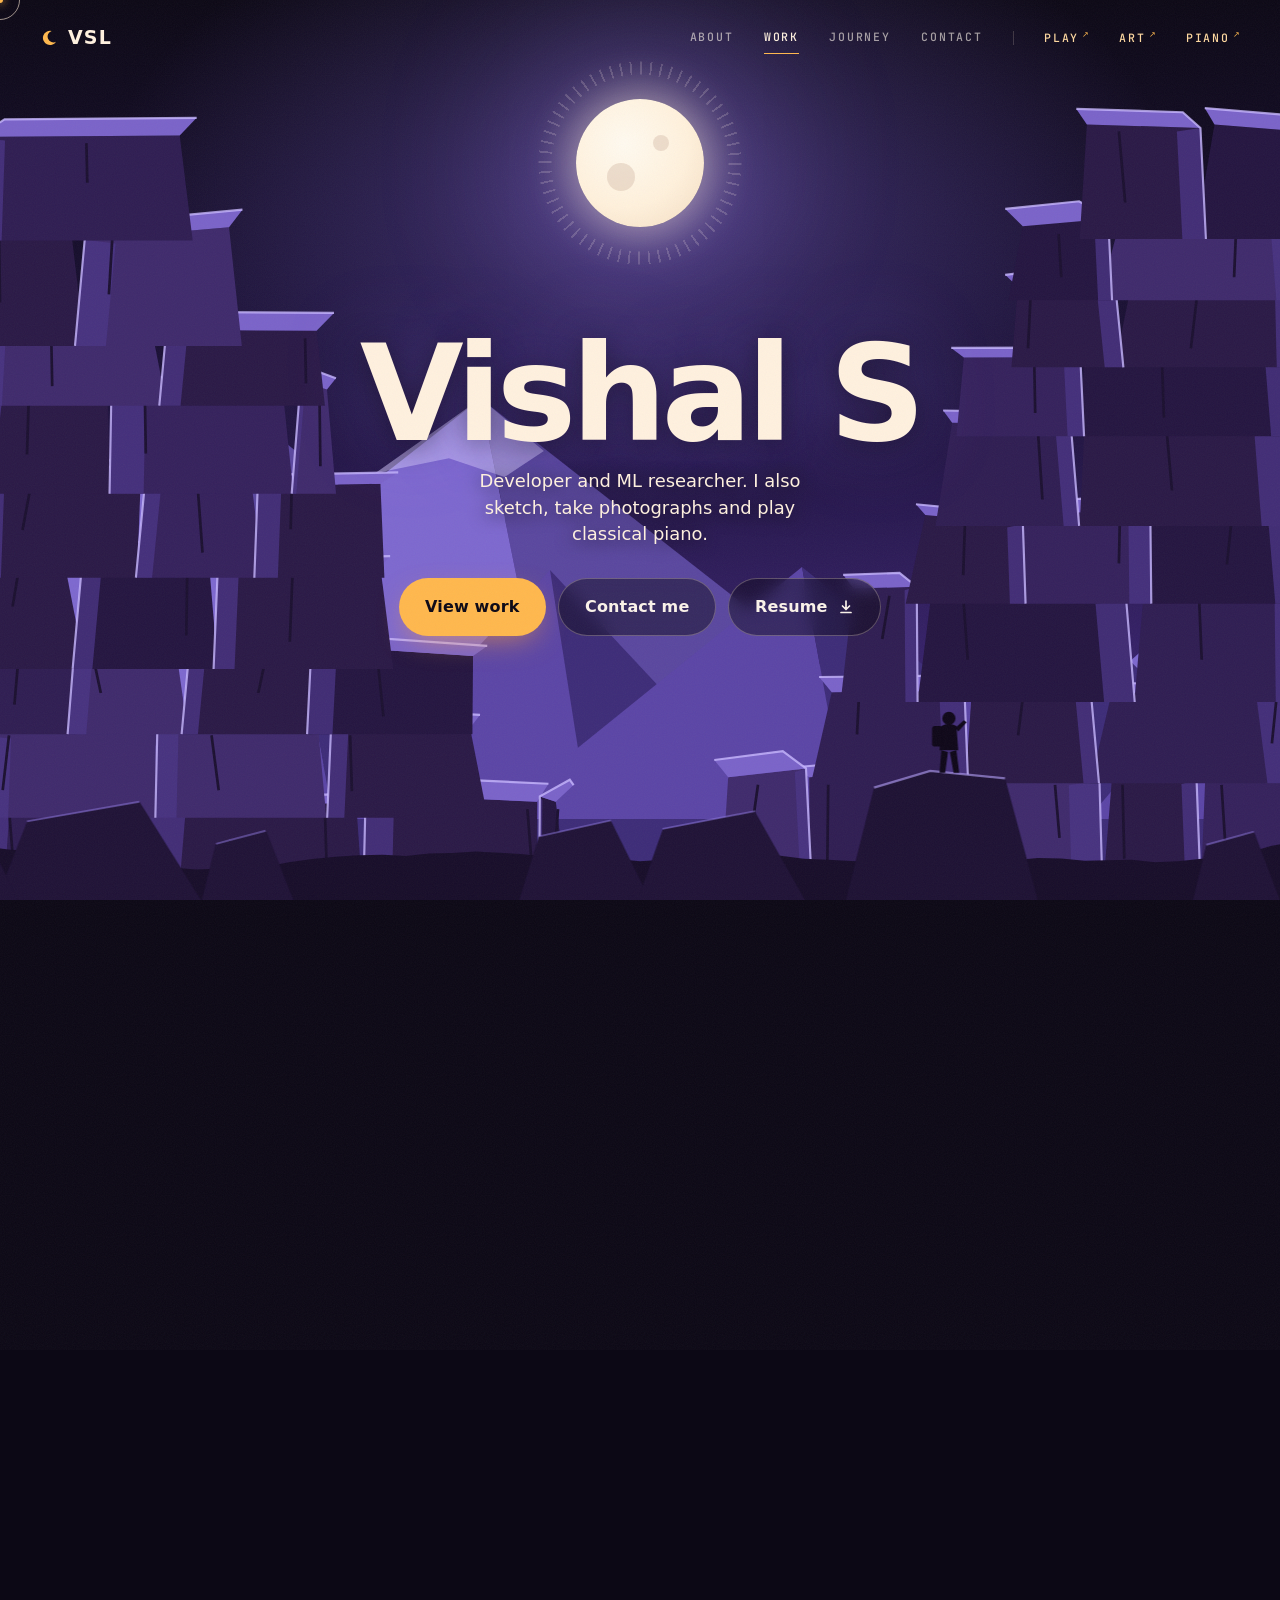
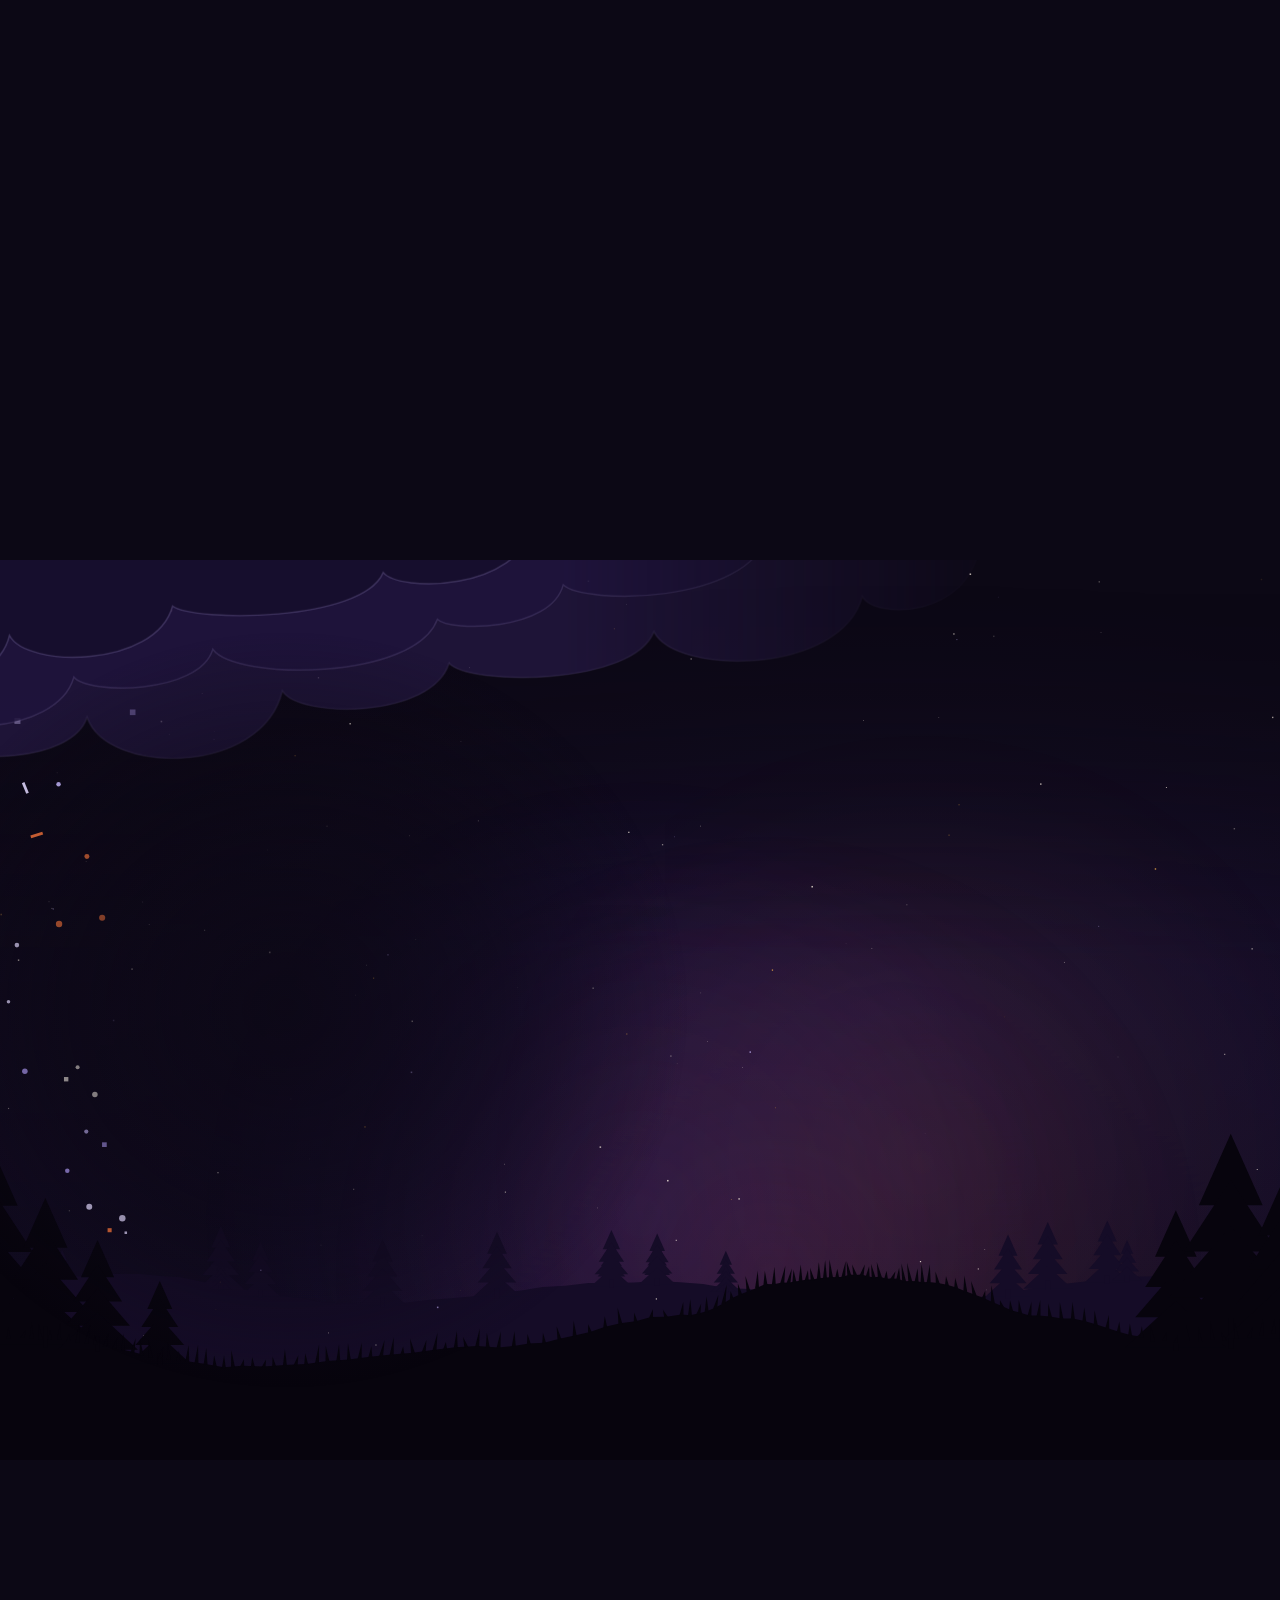
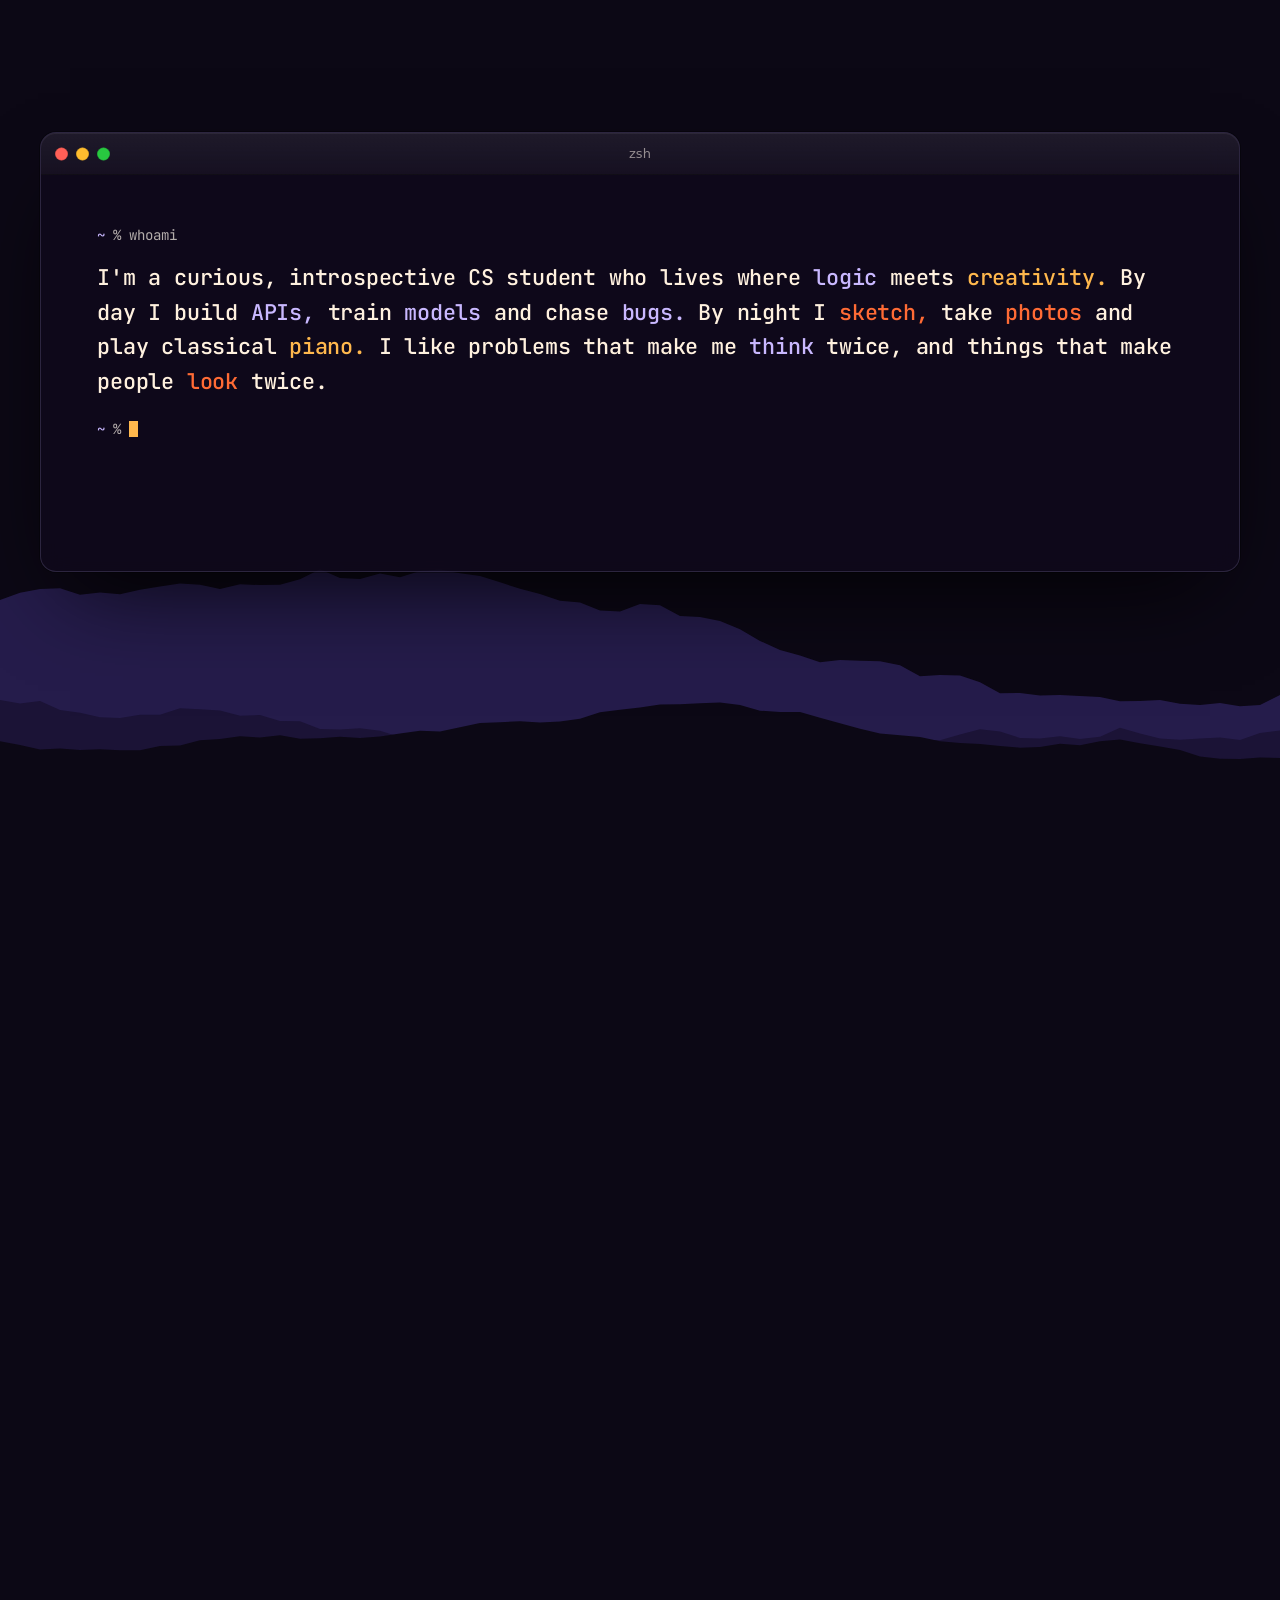
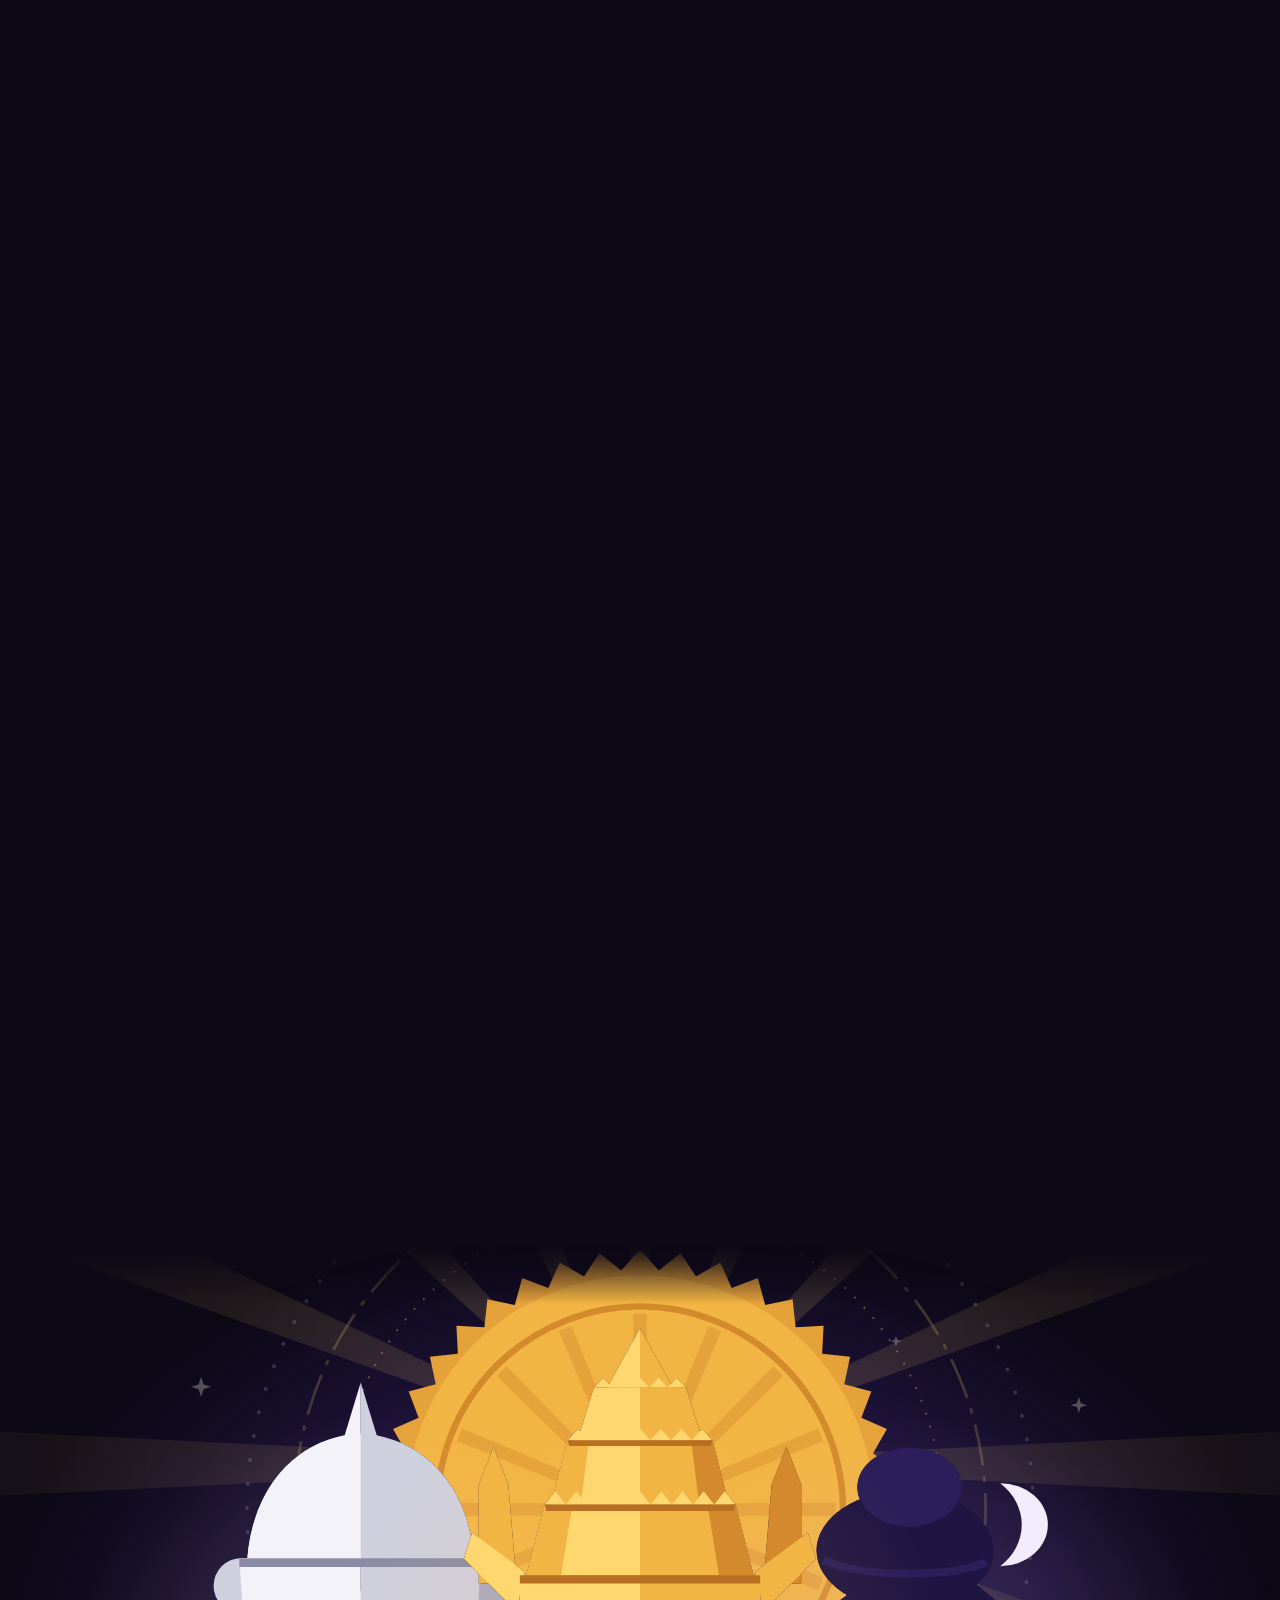
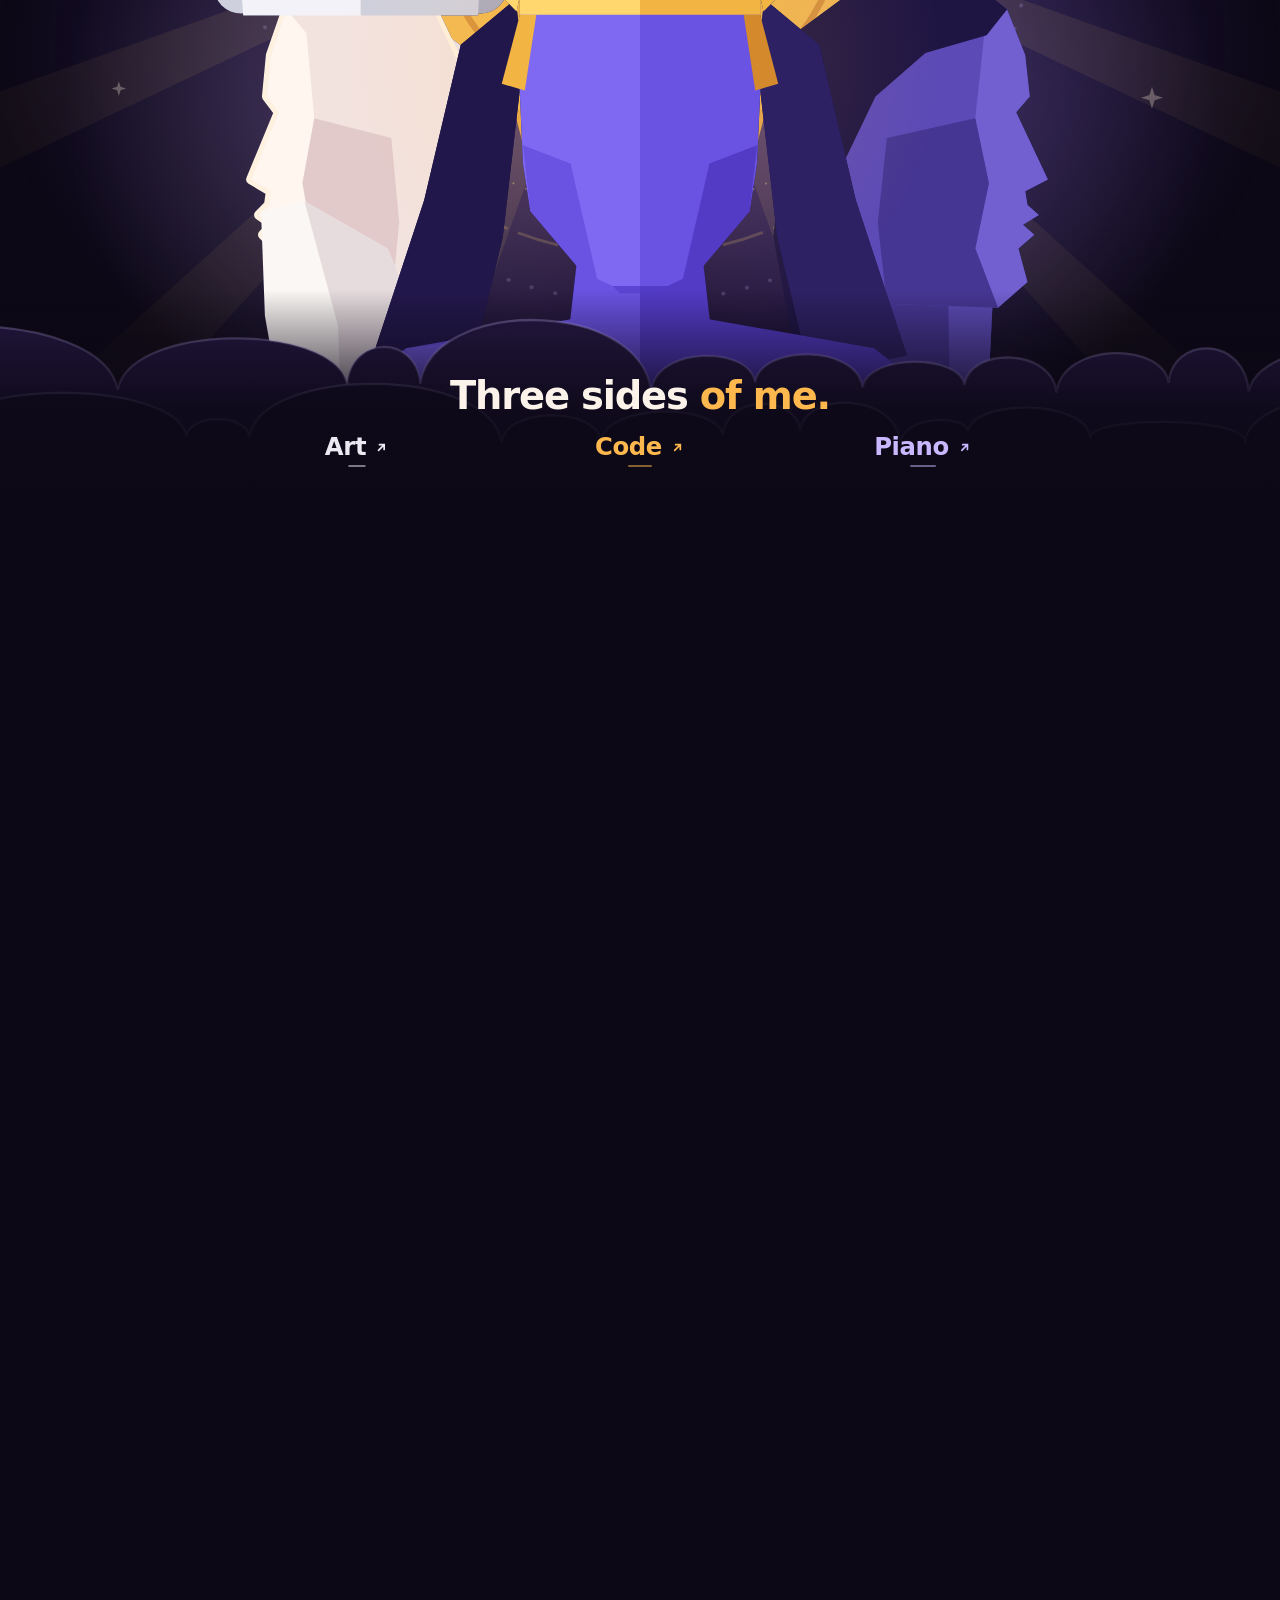
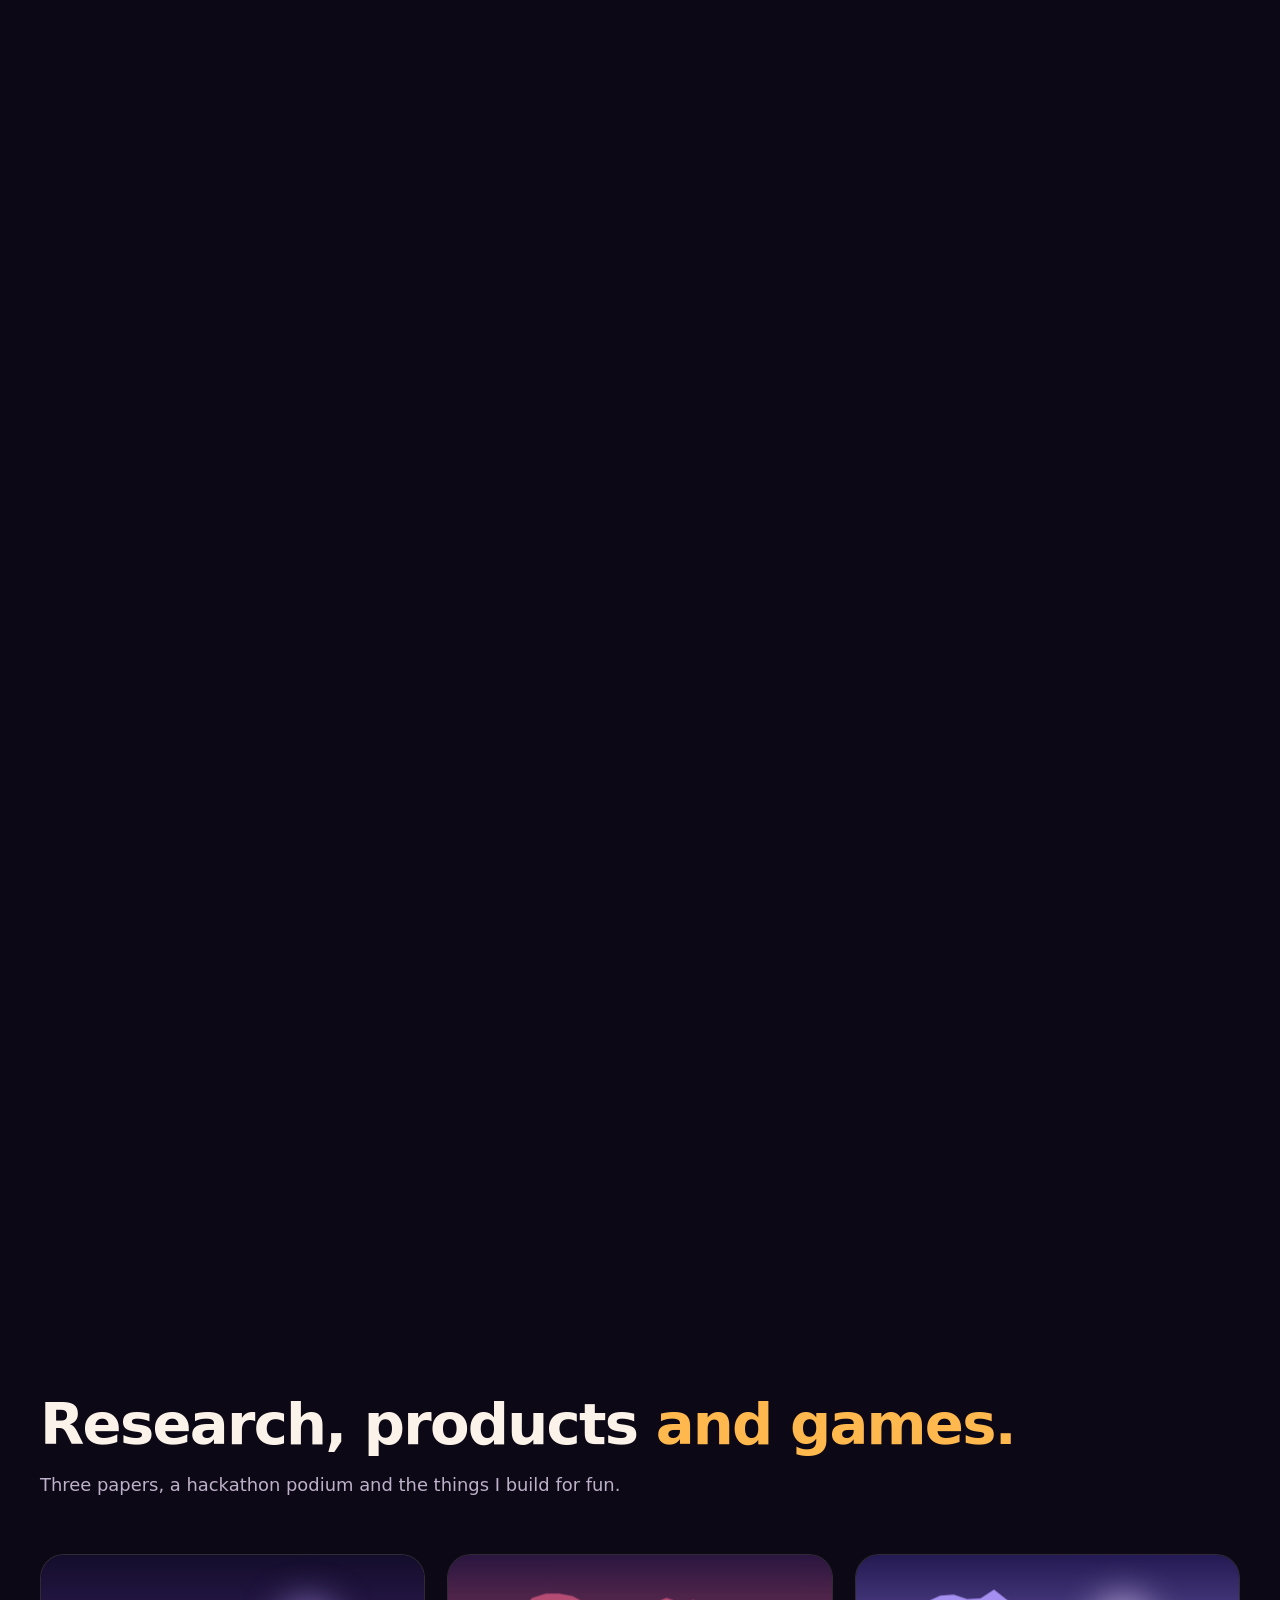
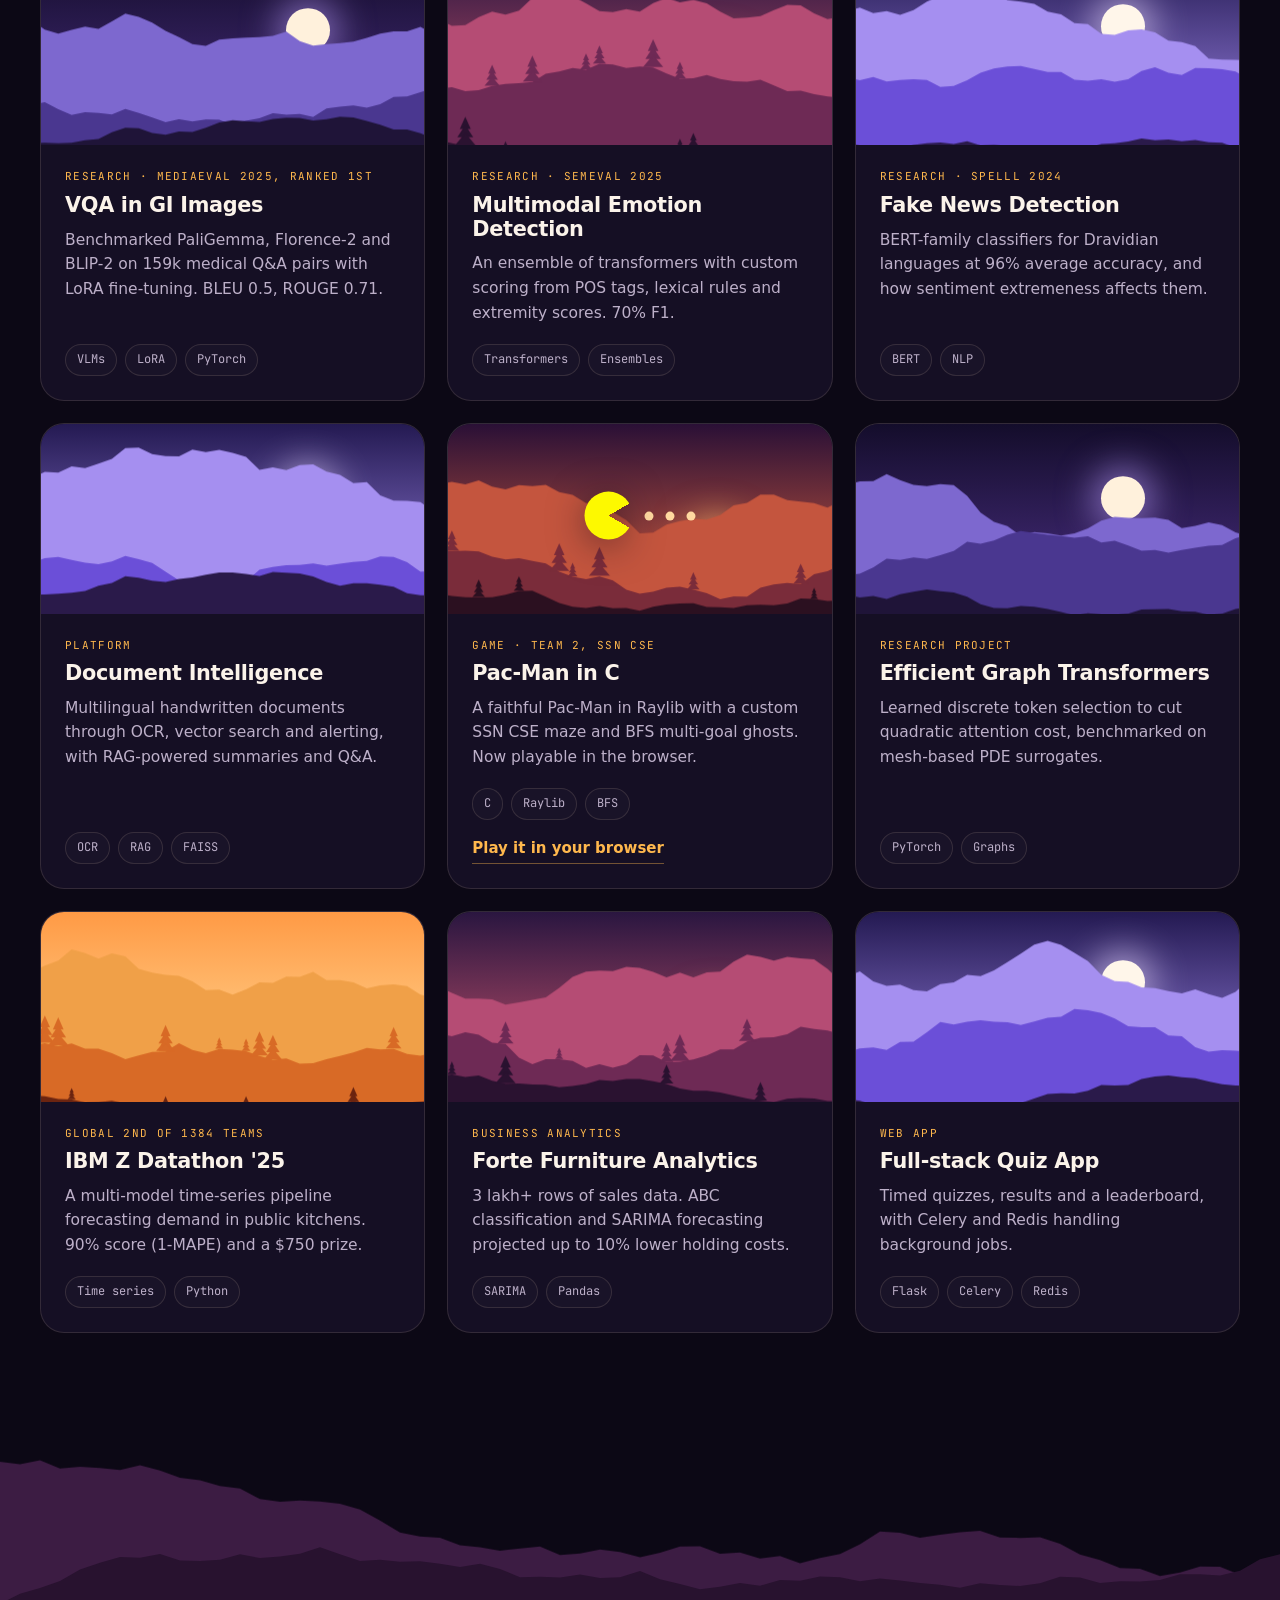
<file: index.html>
<!doctype html>
<html lang="en">
<head>
  <meta charset="utf-8" />
  <meta name="viewport" content="width=device-width, initial-scale=1" />
  <title>Vishal S</title>
  <meta name="description" content="Vishal S. Computer Science at SSN and Data Science at IIT Madras. Research in NLP, backend systems, games, sketching and classical piano." />
  <meta name="theme-color" content="#0c0815" />
  <link rel="icon" href="images/favicon.svg" type="image/svg+xml" />
  <link rel="preconnect" href="https://api.fontshare.com" />
  <link rel="preconnect" href="https://cdn.fontshare.com" crossorigin />
  <link href="https://api.fontshare.com/v2/css?f[]=clash-display@500,600,700&f[]=satoshi@400,500,700&display=swap" rel="stylesheet" media="print" onload="this.media='all'" />
  <noscript><link href="https://api.fontshare.com/v2/css?f[]=clash-display@500,600,700&f[]=satoshi@400,500,700&display=swap" rel="stylesheet" /></noscript>
  <link rel="preload" as="image" href="images/scenes/night-far.svg" />
  <link rel="preload" as="image" href="images/scenes/night-mid.svg" />
  <link rel="preload" as="image" href="images/scenes/night-ground.svg" />
  <link rel="stylesheet" href="css/base.css" />
  <link rel="stylesheet" href="css/home.css" />
</head>
<body>
  <div class="loader" id="loader" aria-hidden="true">
    <div class="loader-sky"></div>
    <img class="loader-layer ld1" src="images/scenes/night-far.svg" alt="" />
    <img class="loader-layer ld2" src="images/scenes/night-mid.svg" alt="" />
    <img class="loader-layer ld3" src="images/scenes/night-ground.svg" alt="" />
    <div class="loader-mark"><span>V</span><span>S</span><span>L</span></div>
    <div class="loader-bar"><span></span></div>
  </div>

  <a class="skip" href="#main">Skip to content</a>
  <div class="skyglow" aria-hidden="true"></div>
  <canvas id="stars" aria-hidden="true"></canvas>
  <div class="grain" aria-hidden="true"></div>
  <div class="cursor" aria-hidden="true"><span class="cursor-dot"></span><span class="cursor-ring"></span></div>
  <div class="progress" aria-hidden="true"></div>

  <header class="nav" id="nav">
    <a href="#top" class="logo" aria-label="VSL, home"><svg class="logo-mark" viewBox="0 0 24 24" aria-hidden="true"><path fill="currentColor" d="M15.5 2.6A9.5 9.5 0 1 0 21.4 17 7.8 7.8 0 1 1 15.5 2.6Z"/></svg>VSL</a>
    <button class="nav-toggle" aria-expanded="false" aria-controls="nav-links" aria-label="Open menu"><span></span><span></span></button>
    <nav id="nav-links" class="nav-links" aria-label="Primary">
      <a href="#about">About</a>
      <a href="#work">Work</a>
      <a href="#journey">Journey</a>
      <a href="#contact">Contact</a>
      <span class="nav-sep" aria-hidden="true"></span>
      <a class="ext" href="play.html">Play<sup>↗</sup></a>
      <a class="ext" href="art.html">Art<sup>↗</sup></a>
      <a class="ext" href="piano.html">Piano<sup>↗</sup></a>
    </nav>
  </header>

  <main id="main">
    <!-- ================= HERO: moonlit canyon ================= -->
    <section class="hero-scene" id="top">
      <div class="hero-sticky">
        <div class="sky" aria-hidden="true"></div>
        <div class="moon-wrap" aria-hidden="true"><div class="moon-halo"></div><div class="moon"></div></div>
        <img class="layer l-far" src="images/scenes/night-far.svg" alt="" aria-hidden="true" />
        <img class="layer l-mid" src="images/scenes/night-mid.svg" alt="" aria-hidden="true" />
        <img class="layer l-cliff-l" src="images/scenes/night-cliff-left.svg" alt="" aria-hidden="true" />
        <img class="layer l-cliff-r" src="images/scenes/night-cliff-right.svg" alt="" aria-hidden="true" />

        <div class="hero-copy">
          <h1 class="t-hero hero-title">Vishal S</h1>
          <p class="hero-sub">Developer and ML researcher. I also sketch, take photographs and play classical piano.</p>
          <div class="hero-actions">
            <a href="#work" class="btn btn-neon magnetic">View work</a>
            <a href="#contact" class="btn btn-ghost magnetic">Contact me</a>
            <a href="files/Vishal_S_Resume.pdf" class="btn btn-ghost magnetic" download>Resume <svg class="btn-ic" viewBox="0 0 16 16" fill="none" stroke="currentColor" stroke-width="1.7" stroke-linecap="round" stroke-linejoin="round" aria-hidden="true"><path d="M8 2v8M4.5 7 8 10.5 11.5 7M3 13.5h10"/></svg></a>
          </div>
        </div>

        <img class="layer l-ground" src="images/scenes/night-ground.svg" alt="" aria-hidden="true" />
      </div>
    </section>

    <!-- ================= ASSEMBLY: a thousand little pieces ================= -->
    <section class="assemble" id="me" aria-label="Who I am">
      <div class="assemble-sticky">
        <div class="nebula" aria-hidden="true"><i class="nb nb1"></i><i class="nb nb2"></i><i class="nb nb3"></i></div>
        <img class="as-ground as-ground-b" src="images/scenes/pieces-back.svg" alt="" aria-hidden="true" />
        <canvas id="assemble-canvas" aria-hidden="true"></canvas>
        <div class="as-clouds" aria-hidden="true">
          <svg viewBox="-200 -40 1400 420" preserveAspectRatio="xMinYMin slice"><g class="ac-l ac-l1"><path d="M-220,230 C-200,259 -41,259 -21,195 C6,275 219,275 246,159 C269,197 451,197 474,121 C502,152 726,152 754,78 C783,138 1010,138 1039,30 C1055,61 1184,61 1200,-40 L1200,-60 L-220,-60 Z" fill="#271a47" opacity="0.7"/><path d="M-220,230 C-200,259 -41,259 -21,195 C6,275 219,275 246,159 C269,197 451,197 474,121 C502,152 726,152 754,78 C783,138 1010,138 1039,30 C1055,61 1184,61 1200,-40 " fill="none" stroke="#c9b8ff" stroke-opacity="0.1" stroke-width="2"/></g><g class="ac-l ac-l2"><path d="M-220,190 C-197,238 -12,238 11,155 C30,179 182,179 201,117 C232,160 477,160 508,76 C525,93 663,93 680,29 C708,56 932,56 960,-40 L960,-60 L-220,-60 Z" fill="#1f143c" opacity="0.85"/><path d="M-220,190 C-197,238 -12,238 11,155 C30,179 182,179 201,117 C232,160 477,160 508,76 C525,93 663,93 680,29 C708,56 932,56 960,-40 " fill="none" stroke="#c9b8ff" stroke-opacity="0.14" stroke-width="2"/></g><g class="ac-l ac-l3"><path d="M-220,150 C-200,198 -37,198 -17,113 C5,158 183,158 206,73 C235,95 466,95 494,27 C515,54 679,54 700,-40 L700,-60 L-220,-60 Z" fill="#170e2d" opacity="0.95"/><path d="M-220,150 C-200,198 -37,198 -17,113 C5,158 183,158 206,73 C235,95 466,95 494,27 C515,54 679,54 700,-40 " fill="none" stroke="#c9b8ff" stroke-opacity="0.2" stroke-width="2"/></g></svg>
        </div>
        <img class="as-ground as-ground-f" src="images/scenes/pieces-front.svg" alt="" aria-hidden="true" />
        <ol class="captions" id="captions">
          <li data-from="0.05" data-to="0.38"><span class="t-h2 cap-t">A thousand little pieces.</span><span class="cap-s">Ideas, habits, half-finished sketches and a lot of late nights.</span></li>
          <li data-from="0.5" data-to="0.92"><span class="t-h2 cap-t">Put together, they make <span class="accent">Vishal.</span></span><span class="cap-s">CS at SSN and Data Science at IIT Madras. Based in Chennai.</span></li>
        </ol>
      </div>
    </section>

    <!-- ================= ABOUT ================= -->
    <section class="story" id="about">
      <div class="story-sticky">
        <div class="horizon" data-pal="night" data-mode="scene" aria-hidden="true"></div>
        <div class="wrap story-inner">
          <div class="term">
            <div class="term-bar" aria-hidden="true">
              <span class="term-dots"><i></i><i></i><i></i></span>
              <span class="term-title">zsh</span>
            </div>
            <div class="term-body" data-lenis-prevent>
              <p class="term-line" aria-hidden="true"><span class="term-path">~</span> % whoami</p>
              <p class="story-text" id="story-text"></p>
              <div class="term-log" id="term-log" aria-live="polite"></div>
              <p class="term-line term-end"><span class="term-path">~</span> % <span class="term-typed" id="term-typed"></span><span class="term-cursor"></span></p>
              <input class="term-input" id="term-input" type="text" autocomplete="off" autocapitalize="off" autocorrect="off" spellcheck="false" aria-label="Terminal. Try ls, cat or clear." />
            </div>
          </div>
        </div>
      </div>
    </section>

    <section class="sides" id="sides" aria-label="Three sides of me">
      <div class="sides-sticky">
        <div class="trimurti" id="trimurti"></div>
        <div class="tm-foot wrap">
          <h2 class="tm-title">Three sides <span class="accent">of me.</span></h2>
          <nav class="tm-labels" id="tm-labels" aria-label="Three sides of me"></nav>
        </div>
      </div>
    </section>


    <!-- ================= WORK ================= -->
    <section class="work section" id="work">
      <div class="wrap section-head">
        <h2 class="t-h2 reveal">Research, products <span class="accent">and games.</span></h2>
        <p class="lead reveal">Three papers, a hackathon podium and the things I build for fun.</p>
      </div>
      <div class="wrap work-grid" id="work-grid"></div>
      <div class="horizon" data-pal="dusk" aria-hidden="true"></div>
    </section>


    <!-- ================= SKILLS ================= -->
    <section class="skills" aria-label="Toolkit">
      <div class="marquee" aria-hidden="true"><div class="marquee-track" id="mq-a"></div></div>
      <div class="marquee alt" aria-hidden="true"><div class="marquee-track" id="mq-b"></div></div>
      <p class="sr-only" id="skills-sr"></p>
    </section>

    <!-- ================= JOURNEY ================= -->
    <section class="section journey" id="journey">
      <div class="wrap">
        <div class="section-head">
          <h2 class="t-h2 reveal">How I <span class="accent">got here.</span></h2>
        </div>
        <ul class="stats" id="stats" aria-label="At a glance"></ul>
        <div class="timeline-wrap">
          <div class="timeline-line" aria-hidden="true"><span id="timeline-fill"></span></div>
          <ol class="timeline" id="timeline"></ol>
        </div>
      </div>
      <div class="horizon" data-pal="ember" aria-hidden="true"></div>
    </section>

    <!-- ================= CONTACT: dawn ================= -->
    <section class="dawn" id="contact">
      <div class="dawn-sticky">
        <div class="dawn-sky" aria-hidden="true"></div>
        <div class="sun" aria-hidden="true"></div>
        <img class="dl d1" src="images/scenes/dawn-1.svg" alt="" aria-hidden="true" loading="lazy" />
        <img class="dl d2" src="images/scenes/dawn-2.svg" alt="" aria-hidden="true" loading="lazy" />
        <img class="dl d3" src="images/scenes/dawn-3.svg" alt="" aria-hidden="true" loading="lazy" />
        <img class="dl d4" src="images/scenes/dawn-4.svg" alt="" aria-hidden="true" loading="lazy" />
        <img class="dl d5" src="images/scenes/dawn-5.svg" alt="" aria-hidden="true" loading="lazy" />
        <div class="dawn-copy wrap">
          <h2 class="t-h2 dawn-title">Let's make something <span class="accent">together.</span></h2>
          <p class="dawn-lead">Open to internships, research collaborations and interesting side projects.</p>
          <a class="btn btn-egg btn-big magnetic" data-mail href="mailto:vishalsubramoniam@gmail.com">Say hello</a>
          <ul class="socials" id="socials"></ul>
        </div>
      </div>
    </section>
  </main>

  <footer class="footer dawn-footer">
    <p>© <span id="year"></span> <span data-site="name">Vishal S</span></p>
    <a href="#top">Back to top</a>
  </footer>

  <script src="js/vendor/lenis.min.js"></script>
  <script src="js/data.js"></script>
  <script src="js/common.js"></script>
  <script src="js/assemble.js"></script>
  <script src="js/trimurti.js"></script>
  <script src="js/home.js"></script>
</body>
</html>
</file>
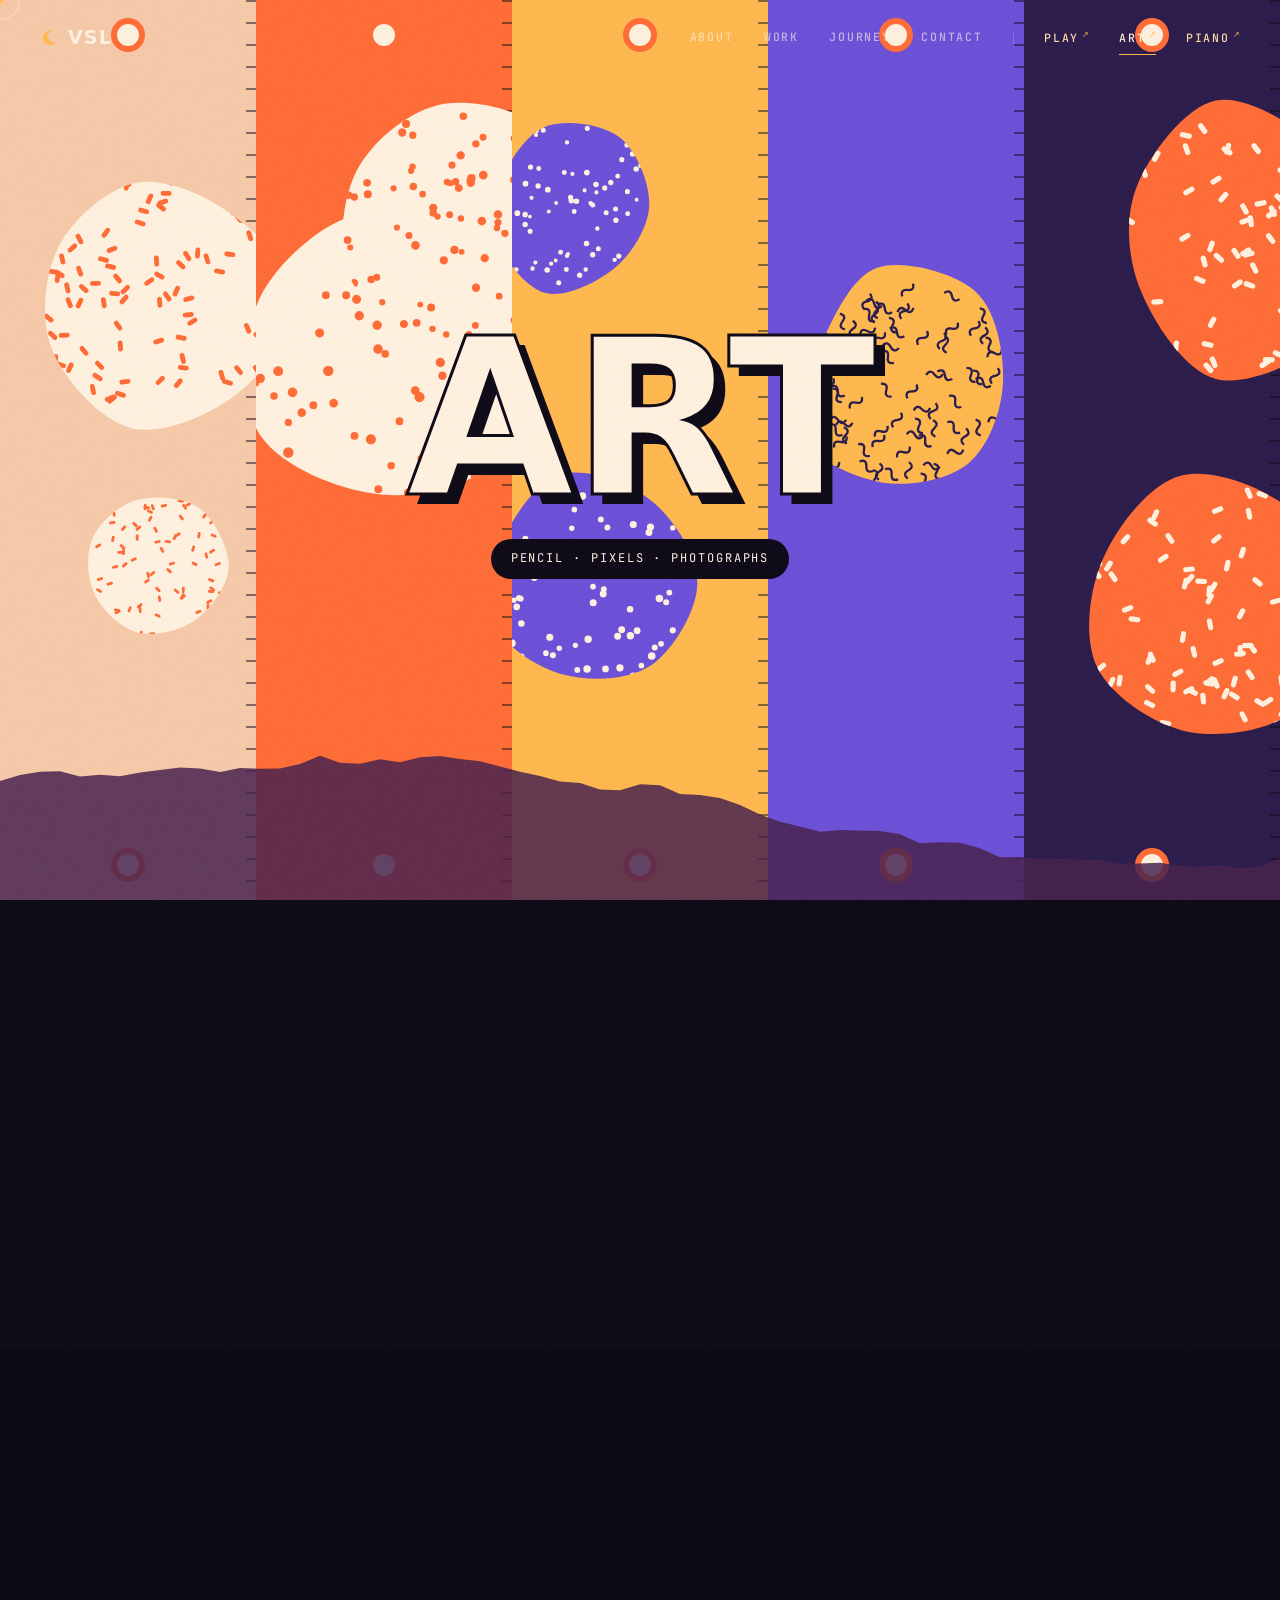
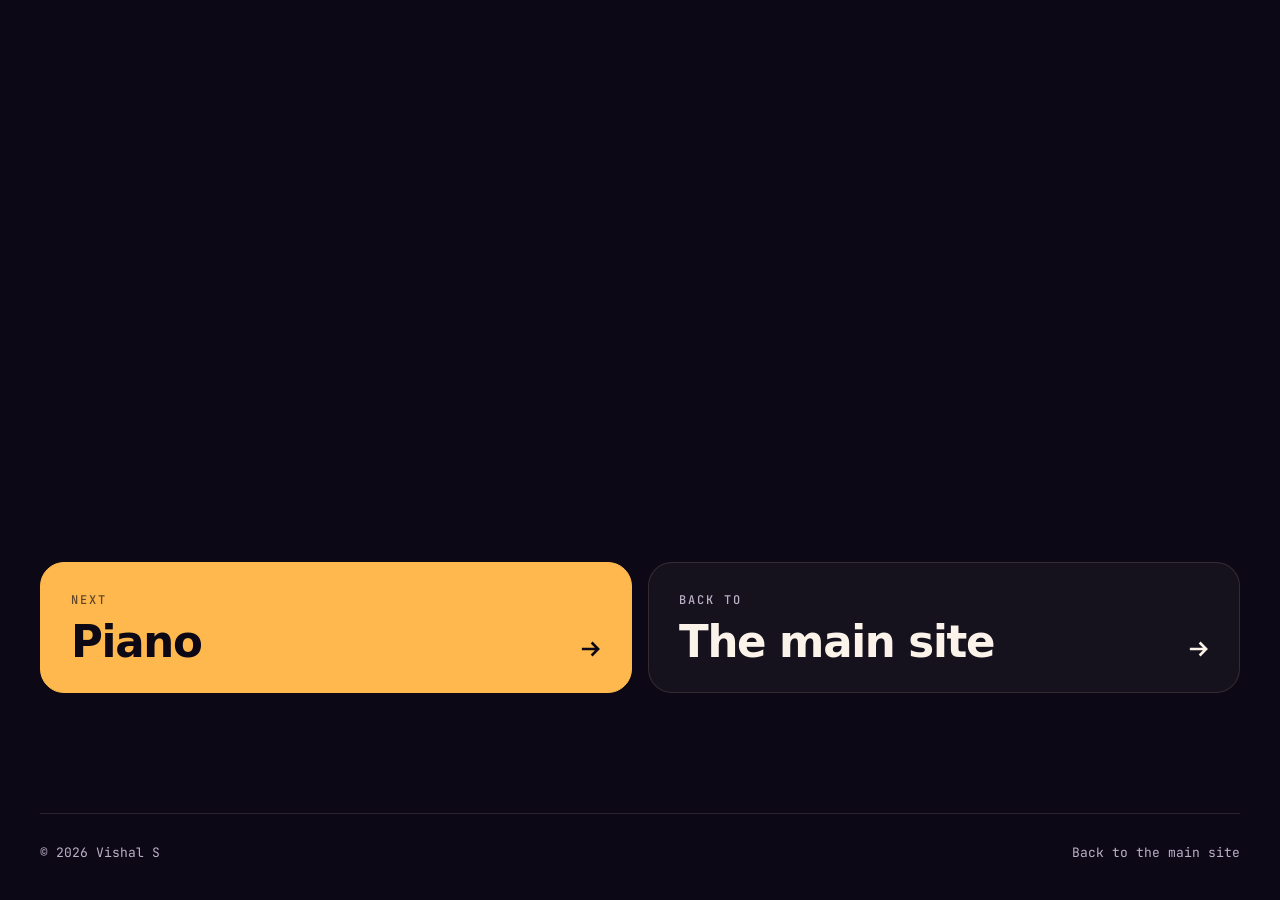
<file: art.html>
<!doctype html>
<html lang="en">
<head>
  <meta charset="utf-8" />
  <meta name="viewport" content="width=device-width, initial-scale=1" />
  <title>Art · Vishal S</title>
  <meta name="description" content="Sketches, digital art and photography by Vishal S." />
  <meta name="theme-color" content="#0c0815" />
  <link rel="icon" href="images/favicon.svg" type="image/svg+xml" />
  <link rel="preconnect" href="https://api.fontshare.com" />
  <link rel="preconnect" href="https://cdn.fontshare.com" crossorigin />
  <link href="https://api.fontshare.com/v2/css?f[]=clash-display@500,600,700&f[]=satoshi@400,500,700&display=swap" rel="stylesheet" media="print" onload="this.media='all'" />
  <noscript><link href="https://api.fontshare.com/v2/css?f[]=clash-display@500,600,700&f[]=satoshi@400,500,700&display=swap" rel="stylesheet" /></noscript>
  <link rel="stylesheet" href="css/base.css" />
  <link rel="stylesheet" href="css/sub.css" />
</head>
<body data-page="art">
  <div class="loader" id="loader" aria-hidden="true">
    <div class="loader-sky"></div>
    <img class="loader-layer ld1" src="images/scenes/night-far.svg" alt="" />
    <img class="loader-layer ld2" src="images/scenes/night-mid.svg" alt="" />
    <img class="loader-layer ld3" src="images/scenes/night-ground.svg" alt="" />
    <div class="loader-mark"><span>V</span><span>S</span><span>L</span></div>
    <div class="loader-bar"><span></span></div>
  </div>

  <a class="skip" href="#main">Skip to content</a>
  <div class="skyglow" aria-hidden="true"></div>
  <canvas id="stars" aria-hidden="true"></canvas>
  <div class="grain" aria-hidden="true"></div>
  <div class="cursor" aria-hidden="true"><span class="cursor-dot"></span><span class="cursor-ring"></span></div>
  <div class="progress" aria-hidden="true"></div>

  <header class="nav" id="nav">
    <a href="index.html" class="logo" aria-label="VSL, home"><svg class="logo-mark" viewBox="0 0 24 24" aria-hidden="true"><path fill="currentColor" d="M15.5 2.6A9.5 9.5 0 1 0 21.4 17 7.8 7.8 0 1 1 15.5 2.6Z"/></svg>VSL</a>
    <button class="nav-toggle" aria-expanded="false" aria-controls="nav-links" aria-label="Open menu"><span></span><span></span></button>
    <nav id="nav-links" class="nav-links" aria-label="Primary">
      <a href="index.html#about">About</a>
      <a href="index.html#work">Work</a>
      <a href="index.html#journey">Journey</a>
      <a href="index.html#contact">Contact</a>
      <span class="nav-sep" aria-hidden="true"></span>
      <a class="ext" href="play.html">Play<sup>↗</sup></a>
      <a class="ext" href="art.html" aria-current="page">Art<sup>↗</sup></a>
      <a class="ext" href="piano.html">Piano<sup>↗</sup></a>
    </nav>
  </header>

  <main id="main">
    <section class="panels-scene" aria-label="Art">
      <div class="panels-sticky">
        <div class="panels" id="panels" aria-hidden="true"></div>
        <div class="panels-title">
          <h1>Art</h1>
          <p>Pencil · Pixels · Photographs</p>
        </div>
        <div class="horizon" data-pal="dusk" data-mode="scene" aria-hidden="true"></div>
      </div>
    </section>

    <section class="section wrap" id="gallery">
      <div class="intro">
        <div class="intro-main">
          <h2 class="t-h2 reveal">Sketches, pixels <span class="accent">and photographs.</span></h2>
          <p class="lead reveal">Graphite portraits, Ibis Paint experiments, sprites for my Unity games and photos from wherever I happen to be.</p>
        </div>
        <dl class="facts reveal">
          <div><dt>Mediums</dt><dd>Graphite · Ibis Paint · Photography</dd></div>
          <div><dt>Also drew</dt><dd>Sprites for Hill Climb &amp; Flappy (Unity)</dd></div>
          <div><dt>Status</dt><dd>Gallery in progress</dd></div>
        </dl>
      </div>
      <div class="filters reveal" role="group" aria-label="Filter by medium" id="filters"></div>
      <div class="gallery" id="art-grid"></div>
    </section>

    <section class="wrap next" aria-label="Keep exploring">
      <a href="piano.html" class="next-tile warm magnetic"><span class="t-label">Next</span><span class="next-title">Piano</span><svg viewBox="0 0 16 16" fill="none" stroke="currentColor" stroke-width="1.6" aria-hidden="true"><path d="M3 8h10M9 4l4 4-4 4"/></svg></a><a href="index.html" class="next-tile  magnetic"><span class="t-label">Back to</span><span class="next-title">The main site</span><svg viewBox="0 0 16 16" fill="none" stroke="currentColor" stroke-width="1.6" aria-hidden="true"><path d="M3 8h10M9 4l4 4-4 4"/></svg></a>
    </section>
  </main>

  <footer class="footer">
    <p>© <span id="year"></span> <span data-site="name">Vishal S</span></p>
    <a href="index.html">Back to the main site</a>
  </footer>

  <script src="js/vendor/lenis.min.js"></script>
  <script src="js/data.js"></script>
  <script src="js/common.js"></script>
  <script src="js/sub.js"></script>
</body>
</html>
</file>
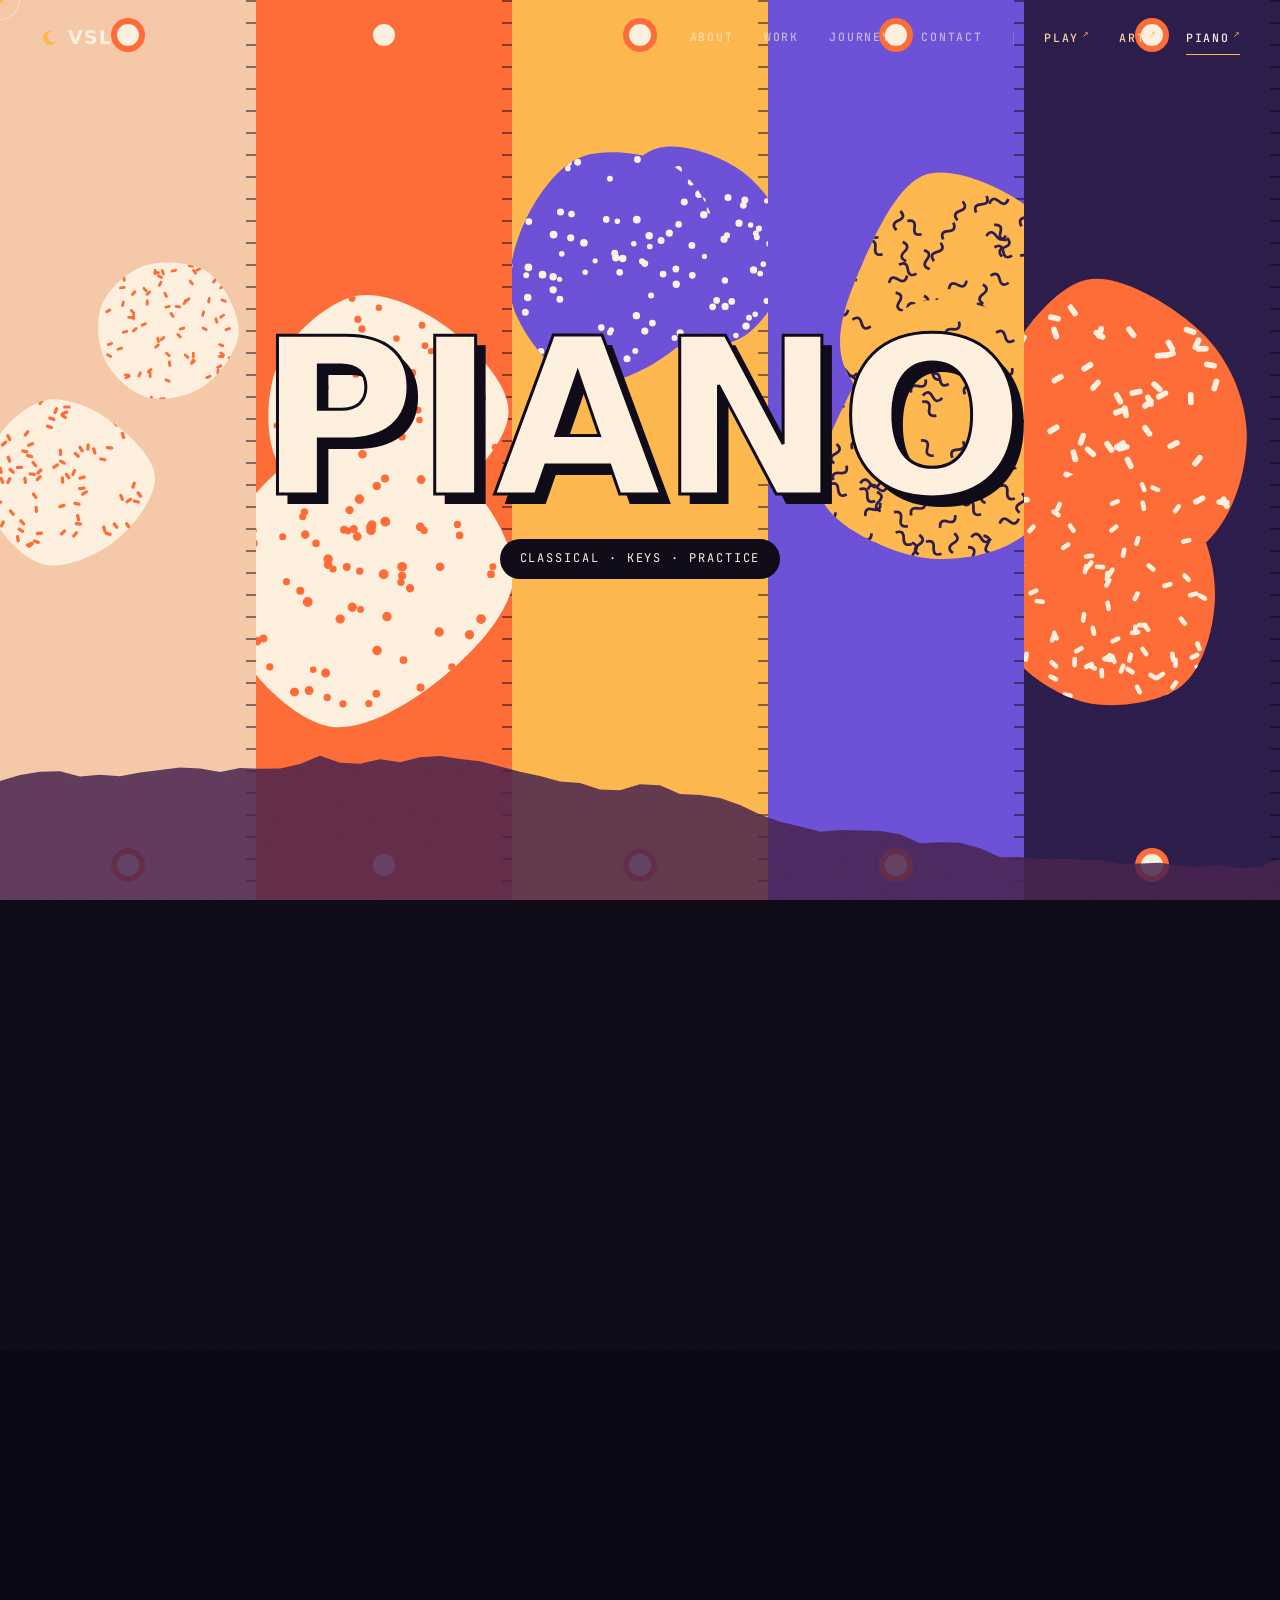
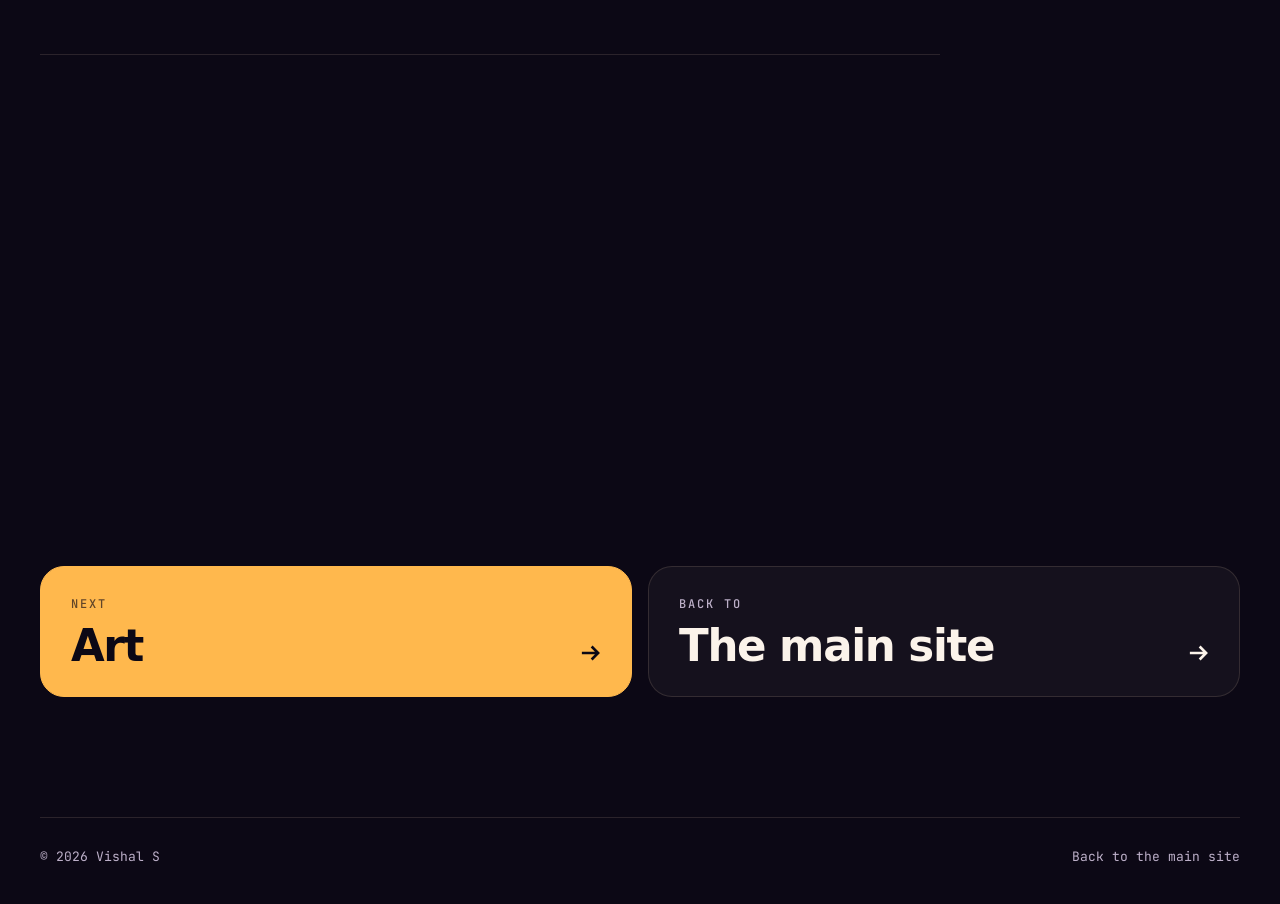
<file: piano.html>
<!doctype html>
<html lang="en">
<head>
  <meta charset="utf-8" />
  <meta name="viewport" content="width=device-width, initial-scale=1" />
  <title>Piano · Vishal S</title>
  <meta name="description" content="Vishal S at the piano. Classical favourites and a playable keyboard." />
  <meta name="theme-color" content="#0c0815" />
  <link rel="icon" href="images/favicon.svg" type="image/svg+xml" />
  <link rel="preconnect" href="https://api.fontshare.com" />
  <link rel="preconnect" href="https://cdn.fontshare.com" crossorigin />
  <link href="https://api.fontshare.com/v2/css?f[]=clash-display@500,600,700&f[]=satoshi@400,500,700&display=swap" rel="stylesheet" media="print" onload="this.media='all'" />
  <noscript><link href="https://api.fontshare.com/v2/css?f[]=clash-display@500,600,700&f[]=satoshi@400,500,700&display=swap" rel="stylesheet" /></noscript>
  <link rel="stylesheet" href="css/base.css" />
  <link rel="stylesheet" href="css/sub.css" />
</head>
<body data-page="piano">
  <div class="loader" id="loader" aria-hidden="true">
    <div class="loader-sky"></div>
    <img class="loader-layer ld1" src="images/scenes/night-far.svg" alt="" />
    <img class="loader-layer ld2" src="images/scenes/night-mid.svg" alt="" />
    <img class="loader-layer ld3" src="images/scenes/night-ground.svg" alt="" />
    <div class="loader-mark"><span>V</span><span>S</span><span>L</span></div>
    <div class="loader-bar"><span></span></div>
  </div>

  <a class="skip" href="#main">Skip to content</a>
  <div class="skyglow" aria-hidden="true"></div>
  <canvas id="stars" aria-hidden="true"></canvas>
  <div class="grain" aria-hidden="true"></div>
  <div class="cursor" aria-hidden="true"><span class="cursor-dot"></span><span class="cursor-ring"></span></div>
  <div class="progress" aria-hidden="true"></div>

  <header class="nav" id="nav">
    <a href="index.html" class="logo" aria-label="VSL, home"><svg class="logo-mark" viewBox="0 0 24 24" aria-hidden="true"><path fill="currentColor" d="M15.5 2.6A9.5 9.5 0 1 0 21.4 17 7.8 7.8 0 1 1 15.5 2.6Z"/></svg>VSL</a>
    <button class="nav-toggle" aria-expanded="false" aria-controls="nav-links" aria-label="Open menu"><span></span><span></span></button>
    <nav id="nav-links" class="nav-links" aria-label="Primary">
      <a href="index.html#about">About</a>
      <a href="index.html#work">Work</a>
      <a href="index.html#journey">Journey</a>
      <a href="index.html#contact">Contact</a>
      <span class="nav-sep" aria-hidden="true"></span>
      <a class="ext" href="play.html">Play<sup>↗</sup></a>
      <a class="ext" href="art.html">Art<sup>↗</sup></a>
      <a class="ext" href="piano.html" aria-current="page">Piano<sup>↗</sup></a>
    </nav>
  </header>

  <main id="main">
    <section class="panels-scene" aria-label="Piano">
      <div class="panels-sticky">
        <div class="panels" id="panels" aria-hidden="true"></div>
        <div class="panels-title">
          <h1>Piano</h1>
          <p>Classical · Keys · Practice</p>
        </div>
        <div class="horizon" data-pal="dusk" data-mode="scene" aria-hidden="true"></div>
      </div>
    </section>

    <section class="section wrap" id="play">
      <div class="intro">
        <div class="intro-main">
          <h2 class="t-h2 reveal">Go on, <span class="accent">play something.</span></h2>
          <p class="lead reveal">Classical piano is how I switch off. Click the keys, tap them or use your keyboard.</p>
        </div>
        <dl class="facts reveal">
          <div><dt>Keys</dt><dd><kbd>A</kbd> → <kbd>'</kbd> white · row above sharps</dd></div>
          <div><dt>Octave</dt><dd><kbd>Z</kbd> down · <kbd>X</kbd> up</dd></div>
          <div><dt>Sounds</dt><dd>Soft piano · Bell · Synth</dd></div>
          <div><dt>Recordings</dt><dd>Coming soon</dd></div>
        </dl>
      </div>
      <div class="keys-wrap reveal">
        <canvas id="note-fx" aria-hidden="true"></canvas>
        <div class="keys-top">
          <span class="brand">VSL · Grand</span>
          <span class="hint">Octave <b id="oct">C4</b> · <kbd>Z</kbd> <kbd>X</kbd></span>
          <label class="hint">Sound
            <select id="voice"><option value="piano">Soft piano</option><option value="bell">Bell</option><option value="synth">Synth</option></select>
          </label>
        </div>
        <div class="keys-scroll"><div class="keys" id="keys" role="group" aria-label="Piano keyboard"></div></div>
      </div>
    </section>

    <section class="section wrap" id="pieces">
      <h2 class="t-h2 reveal">Pieces I <span class="accent">love to play.</span></h2>
      <ol class="tracks" id="piece-list"></ol>
    </section>

    <section class="wrap next" aria-label="Keep exploring">
      <a href="art.html" class="next-tile warm magnetic"><span class="t-label">Next</span><span class="next-title">Art</span><svg viewBox="0 0 16 16" fill="none" stroke="currentColor" stroke-width="1.6" aria-hidden="true"><path d="M3 8h10M9 4l4 4-4 4"/></svg></a><a href="index.html" class="next-tile  magnetic"><span class="t-label">Back to</span><span class="next-title">The main site</span><svg viewBox="0 0 16 16" fill="none" stroke="currentColor" stroke-width="1.6" aria-hidden="true"><path d="M3 8h10M9 4l4 4-4 4"/></svg></a>
    </section>
  </main>

  <footer class="footer">
    <p>© <span id="year"></span> <span data-site="name">Vishal S</span></p>
    <a href="index.html">Back to the main site</a>
  </footer>

  <script src="js/vendor/lenis.min.js"></script>
  <script src="js/data.js"></script>
  <script src="js/common.js"></script>
  <script src="js/sub.js"></script>
</body>
</html>
</file>
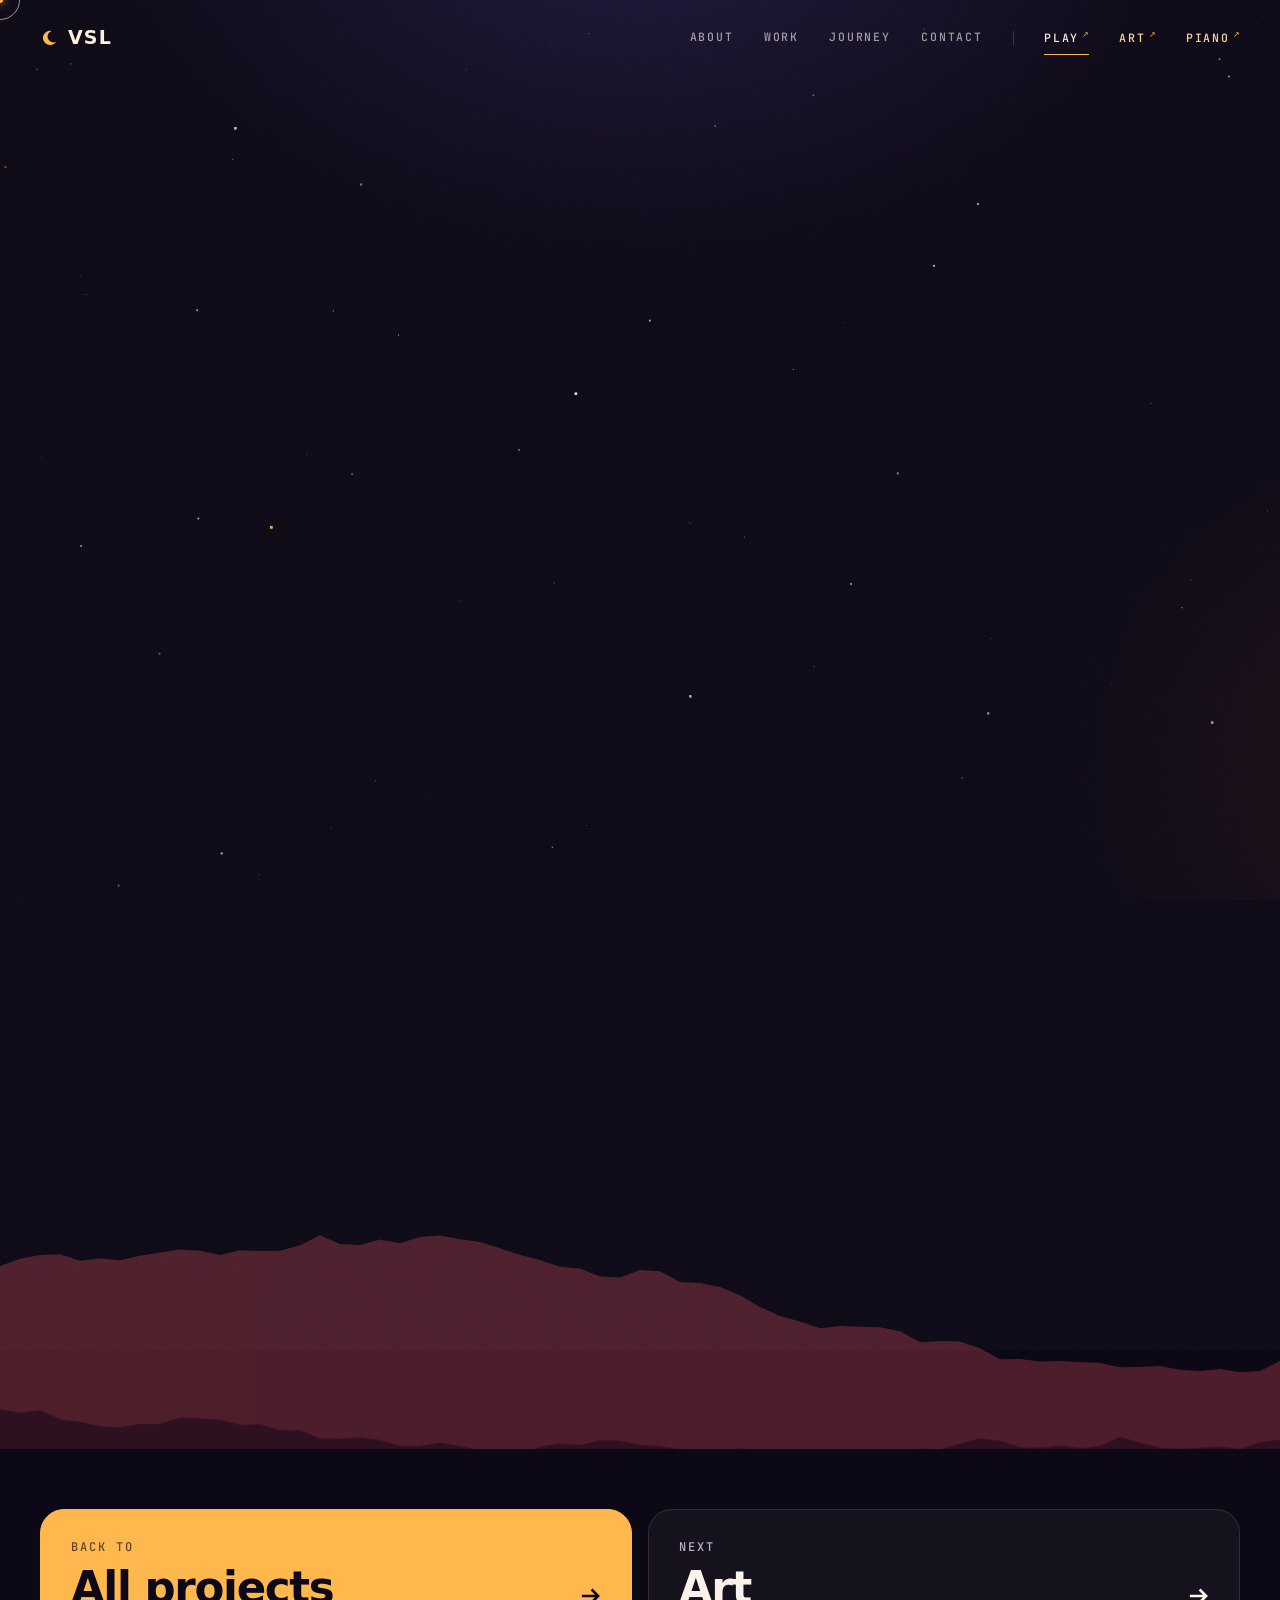
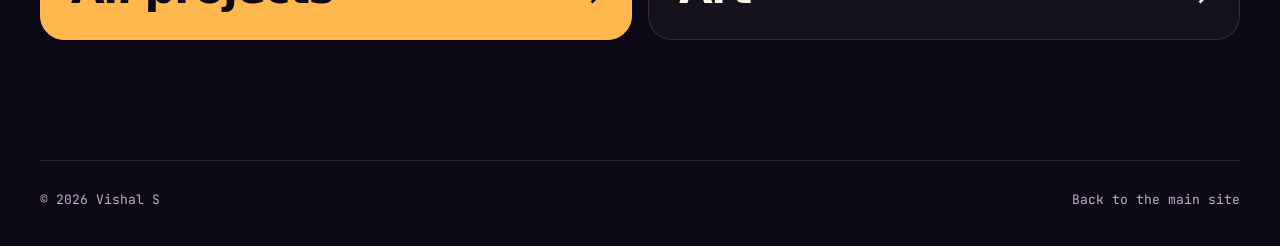
<file: play.html>
<!doctype html>
<html lang="en">
<head>
  <meta charset="utf-8" />
  <meta name="viewport" content="width=device-width, initial-scale=1" />
  <title>Play · Vishal S</title>
  <meta name="description" content="Play Pac-Man, Team 2, SSN CSE's raylib/C game, ported to the browser." />
  <meta name="theme-color" content="#0c0815" />
  <link rel="icon" href="images/favicon.svg" type="image/svg+xml" />
  <link rel="preconnect" href="https://api.fontshare.com" />
  <link rel="preconnect" href="https://cdn.fontshare.com" crossorigin />
  <link href="https://api.fontshare.com/v2/css?f[]=clash-display@500,600,700&f[]=satoshi@400,500,700&display=swap" rel="stylesheet" media="print" onload="this.media='all'" />
  <noscript><link href="https://api.fontshare.com/v2/css?f[]=clash-display@500,600,700&f[]=satoshi@400,500,700&display=swap" rel="stylesheet" /></noscript>
  <link rel="stylesheet" href="css/base.css" />
  <link rel="stylesheet" href="css/sub.css" />
  <link rel="stylesheet" href="css/play.css" />
</head>
<body data-page="play">
  <div class="loader" id="loader" aria-hidden="true">
    <div class="loader-sky"></div>
    <img class="loader-layer ld1" src="images/scenes/night-far.svg" alt="" />
    <img class="loader-layer ld2" src="images/scenes/night-mid.svg" alt="" />
    <img class="loader-layer ld3" src="images/scenes/night-ground.svg" alt="" />
    <div class="loader-mark"><span>V</span><span>S</span><span>L</span></div>
    <div class="loader-bar"><span></span></div>
  </div>

  <a class="skip" href="#main">Skip to content</a>
  <div class="skyglow" aria-hidden="true"></div>
  <canvas id="stars" aria-hidden="true"></canvas>
  <div class="grain" aria-hidden="true"></div>
  <div class="cursor" aria-hidden="true"><span class="cursor-dot"></span><span class="cursor-ring"></span></div>
  <div class="progress" aria-hidden="true"></div>

  <header class="nav" id="nav">
    <a href="index.html" class="logo" aria-label="VSL, home"><svg class="logo-mark" viewBox="0 0 24 24" aria-hidden="true"><path fill="currentColor" d="M15.5 2.6A9.5 9.5 0 1 0 21.4 17 7.8 7.8 0 1 1 15.5 2.6Z"/></svg>VSL</a>
    <button class="nav-toggle" aria-expanded="false" aria-controls="nav-links" aria-label="Open menu"><span></span><span></span></button>
    <nav id="nav-links" class="nav-links" aria-label="Primary">
      <a href="index.html#about">About</a>
      <a href="index.html#work">Work</a>
      <a href="index.html#journey">Journey</a>
      <a href="index.html#contact">Contact</a>
      <span class="nav-sep" aria-hidden="true"></span>
      <a class="ext" href="play.html" aria-current="page">Play<sup>↗</sup></a>
      <a class="ext" href="art.html">Art<sup>↗</sup></a>
      <a class="ext" href="piano.html">Piano<sup>↗</sup></a>
    </nav>
  </header>

  <main id="main">
    <section class="arcade section" id="arcade">
      <div class="wrap">
        <div class="section-head">
          <h1 class="t-h2 reveal">Pac-Man, <span class="accent">built in C.</span></h1>
          <p class="lead reveal">Built with Team 2 at SSN CSE in C and raylib, then ported line by line to JavaScript. Same maze, same BFS ghosts, same cheat codes.</p>
        </div>
        <div class="cabinet reveal">
          <div class="cab-screen">
            <canvas id="pac-canvas" width="1230" height="730" tabindex="0" aria-label="Pac-Man game. Arrow keys move, Space starts, Escape pauses."></canvas>
            <button id="pac-overlay" class="pac-overlay" type="button">
              <span class="pac-ov-title"><span class="kb-only">Click</span><span class="touch-only">Tap</span> to play</span>
              <span class="pac-ov-sub"><span class="kb-only">Arrow keys move · Space starts · Esc pauses</span><span class="touch-only">Tap to start · swipe or use the pad to move</span></span>
            </button>
          </div>
          <div class="cab-bar">
            <p class="cab-hint">Cheat codes from the original still work: <b>CHEAT</b>, <b>ASPIRIN</b>, <b>FREEZE</b>, <b>GOHOME</b>.</p>
            <div class="cab-btns">
              <button type="button" id="pac-mute" aria-pressed="false">Sound on</button>
              <button type="button" id="pac-fs">Fullscreen</button>
            </div>
          </div>
          <div class="pad" aria-label="Touch controls">
            <button type="button" data-key="UP" aria-label="Up">▲</button>
            <button type="button" data-key="LEFT" aria-label="Left">◀</button>
            <button type="button" data-key="SPACE" class="pad-start" aria-label="Start">Start</button>
            <button type="button" data-key="RIGHT" aria-label="Right">▶</button>
            <button type="button" data-key="DOWN" aria-label="Down">▼</button>
          </div>
        </div>
      </div>
      <div class="horizon" data-pal="ember" aria-hidden="true"></div>
    </section>

    <section class="wrap next" aria-label="Keep exploring">
      <a href="index.html#work" class="next-tile warm magnetic"><span class="t-label">Back to</span><span class="next-title">All projects</span><svg viewBox="0 0 16 16" fill="none" stroke="currentColor" stroke-width="1.6" aria-hidden="true"><path d="M3 8h10M9 4l4 4-4 4"/></svg></a><a href="art.html" class="next-tile  magnetic"><span class="t-label">Next</span><span class="next-title">Art</span><svg viewBox="0 0 16 16" fill="none" stroke="currentColor" stroke-width="1.6" aria-hidden="true"><path d="M3 8h10M9 4l4 4-4 4"/></svg></a>
    </section>
  </main>

  <footer class="footer">
    <p>© <span id="year"></span> <span data-site="name">Vishal S</span></p>
    <a href="index.html">Back to the main site</a>
  </footer>

  <script src="js/vendor/lenis.min.js"></script>
  <script src="js/data.js"></script>
  <script src="js/common.js"></script>
  <script src="js/pacman.js"></script>
  <script>bootCommon();</script>
</body>
</html>
</file>
<file: css/base.css>
@font-face {
  font-family: "JetBrains Mono"; src: url("[data-uri]") format("woff2");
  font-weight: 400 500; font-style: normal; font-display: swap;
}
/* =====================================================================
   BASE — shared by every page.
   Theme: moonlit night (plum + lavender) → Firewatch dawn (amber + ember).
   Type:  Clash Display (headings) · Satoshi (text) · JetBrains Mono (labels)
   ===================================================================== */
:root {
  /* night */
  --bg: #0c0815;
  --bg-2: #150f24;
  --plum: #2a1a4a;
  --violet: #7a5cf0;
  --lilac: #c9b8ff;
  /* dawn */
  --amber: #ffb84d;
  --orange: #ff6b35;
  --ember: #e4472b;
  --sand: #ffd9a0;
  --cream: #fff1df;
  --peach: #f6c9a8;

  /* legacy names (used by Art & Piano pages) mapped onto the new palette */
  --navy: var(--plum);
  --royal: #6b4fd8;
  --mustard: var(--amber);
  --neon: var(--amber);
  --neon-2: var(--sand);
  --teal: var(--lilac);

  --text: #fbf3ea;
  --muted: #bdb0c9;
  --card: rgba(255, 236, 214, 0.04);
  --card-border: rgba(255, 220, 190, 0.13);
  --glow: 0 0 22px rgba(255, 170, 80, 0.45), 0 0 60px rgba(255, 140, 60, 0.18);

  /* type */
  --display: "Clash Display", "Satoshi", system-ui, sans-serif;
  --font: "Satoshi", system-ui, -apple-system, "Segoe UI", sans-serif;
  --mono: "JetBrains Mono", ui-monospace, Consolas, monospace;
  --t-hero: clamp(3.4rem, 10.5vw, 9.5rem);
  --t-h2: clamp(2.4rem, 5.6vw, 5.25rem);
  --t-h3: clamp(1.3rem, 1.6vw, 1.6rem);
  --t-lead: clamp(1.12rem, 1.35vw, 1.35rem);
  --t-body: clamp(1rem, 0.25vw + 0.95rem, 1.125rem);
  --t-label: 0.75rem;

  --radius: 24px;
  --ease: cubic-bezier(0.22, 1, 0.36, 1);
  --wrap: min(1200px, calc(100% - 40px));
}

*, *::before, *::after { box-sizing: border-box; margin: 0; padding: 0; }
/* clip (not hidden) so position:sticky keeps working */
html, body { overflow-x: clip; }
html { scroll-behavior: smooth; scroll-padding-top: 90px; }
/* Lenis smooth scrolling */
html.lenis, html.lenis body { height: auto; }
.lenis.lenis-smooth { scroll-behavior: auto !important; }
.lenis.lenis-stopped { overflow: hidden; }
body {
  background: var(--bg);
  color: var(--text);
  font-family: var(--font);
  font-size: var(--t-body);
  line-height: 1.65;
  -webkit-font-smoothing: antialiased;
  text-rendering: optimizeLegibility;
}
a { color: inherit; text-decoration: none; }
ul, ol { list-style: none; }
img, svg, canvas { display: block; max-width: 100%; }
button { font: inherit; color: inherit; background: none; border: 0; }
::selection { background: var(--amber); color: var(--bg); }
:focus-visible { outline: 2px solid var(--amber); outline-offset: 4px; border-radius: 6px; }

.sr-only {
  position: absolute; width: 1px; height: 1px; padding: 0; margin: -1px;
  overflow: hidden; clip: rect(0 0 0 0); white-space: nowrap; border: 0;
}
.skip {
  position: fixed; top: -60px; left: 16px; z-index: 200;
  background: var(--amber); color: var(--bg); padding: 10px 16px; border-radius: 10px; transition: top .2s;
}
.skip:focus { top: 16px; }
.wrap { width: var(--wrap); margin-inline: auto; }

/* ---------- type scale (use only these) ---------- */
.t-hero, .t-h2, .h2, .display {
  font-family: var(--display); font-weight: 600; letter-spacing: -0.03em; line-height: 0.95;
}
.t-hero { font-size: var(--t-hero); line-height: 0.88; letter-spacing: -0.04em; }
.t-h2, .h2 { font-size: var(--t-h2); margin: 18px 0 20px; }
.t-h3 { font-family: var(--display); font-weight: 600; font-size: var(--t-h3); line-height: 1.15; letter-spacing: -0.01em; }
.t-lead, .lead { font-size: var(--t-lead); line-height: 1.55; color: var(--muted); max-width: 60ch; font-weight: 500; }
.lead strong { color: var(--text); font-weight: 700; }
.t-label {
  font-family: var(--mono); font-size: var(--t-label); font-weight: 500;
  letter-spacing: 0.16em; text-transform: uppercase;
}

.neon { color: var(--amber); }
.accent, .grad { color: var(--amber); }

/* ---------- background layers ---------- */
body::before {
  content: ""; position: fixed; inset: 0; z-index: -3;
  background:
    radial-gradient(70vw 50vw at 50% -15%, rgba(122, 92, 240, 0.20), transparent 62%),
    radial-gradient(45vw 45vw at 110% 85%, rgba(255, 107, 53, 0.08), transparent 60%),
    var(--bg);
}
#stars { position: fixed; inset: 0; z-index: -2; width: 100%; height: 100%; transition: opacity 1s ease; }

.skyglow {
  position: fixed; inset: 0; z-index: -3; pointer-events: none; opacity: 0; will-change: opacity;
  background:
    radial-gradient(120% 70% at 50% 115%, rgba(228, 71, 43, .42), rgba(140, 45, 95, .22) 45%, transparent 72%),
    radial-gradient(60% 40% at 85% 100%, rgba(255, 184, 77, .18), transparent 70%);
}
.grain {
  position: fixed; inset: -50%; z-index: 150; pointer-events: none; opacity: 0.05;
  background-image: url("data:image/svg+xml,%3Csvg xmlns='http://www.w3.org/2000/svg' width='160' height='160'%3E%3Cfilter id='n'%3E%3CfeTurbulence type='fractalNoise' baseFrequency='0.9' numOctaves='3' stitchTiles='stitch'/%3E%3C/filter%3E%3Crect width='100%25' height='100%25' filter='url(%23n)'/%3E%3C/svg%3E");
}
@keyframes grain {
  0% { transform: translate(0, 0); } 20% { transform: translate(-3%, 2%); }
  40% { transform: translate(2%, -3%); } 60% { transform: translate(-2%, 3%); }
  80% { transform: translate(3%, -2%); } 100% { transform: translate(0, 0); }
}
.progress {
  position: fixed; top: 0; left: 0; height: 3px; width: 100%; z-index: 140;
  background: linear-gradient(90deg, var(--violet), var(--amber), var(--orange));
  transform-origin: 0 50%; transform: scaleX(0);
}

/* ---------- parallax blobs (Art & Piano pages only) ---------- */
.blob-layer { position: absolute; inset: 0; pointer-events: none; z-index: 0; overflow: clip; }
.blob { position: absolute; will-change: transform; }
.blob svg { width: 100%; height: 100%; overflow: visible; }

/* ---------- loading screen ---------- */
.loader { position: fixed; inset: 0; z-index: 300; overflow: hidden; background: var(--bg); animation: loaderFailsafe .01s 6s forwards; }
@keyframes loaderFailsafe { to { opacity: 0; visibility: hidden; } }
.loader-sky { position: absolute; inset: 0; background: radial-gradient(60% 50% at 50% 30%, rgba(150, 120, 255, .3), transparent 70%), linear-gradient(#0c0815, #1a1036 45%, #3a2370 85%, #4b2f85); }
.loader-layer { position: absolute; inset: 0; width: 100%; height: 100%; object-fit: cover; object-position: 50% 100%; transform: translateY(70%); animation: ldIn 1.6s var(--ease) forwards; }
.ld1 { animation-delay: .05s; } .ld2 { animation-delay: .22s; } .ld3 { animation-delay: .4s; }
@keyframes ldIn { to { transform: translateY(0); } }
.loader-mark {
  position: absolute; left: 50%; top: 36%; transform: translate(-50%, -50%); display: flex; overflow: hidden; padding: 0 .06em .08em;
  font-family: var(--display); font-weight: 700; font-size: clamp(4.5rem, 17vw, 13rem); line-height: 1; letter-spacing: -0.045em; color: var(--cream);
  text-shadow: 0 10px 60px rgba(150, 120, 255, .45);
}
.loader-mark span { display: inline-block; transform: translateY(105%); animation: ldMark 1s var(--ease) forwards; }
.loader-mark span:nth-child(2) { animation-delay: .09s; } .loader-mark span:nth-child(3) { animation-delay: .18s; color: var(--amber); }
@keyframes ldMark { to { transform: none; } }
.loader-bar { position: absolute; left: 50%; top: calc(36% + clamp(3.4rem, 11vw, 8rem)); width: 150px; height: 2px; margin-left: -75px; background: rgba(255, 236, 214, .15); overflow: hidden; }
.loader-bar span { display: block; height: 100%; background: var(--amber); transform-origin: 0 50%; animation: ldBar 1.9s var(--ease) forwards; }
@keyframes ldBar { from { transform: scaleX(0); } to { transform: scaleX(1); } }
.loader.quick .loader-layer, .loader.quick .loader-mark span { animation-duration: .55s; animation-delay: 0s; }
.loader.quick .loader-bar span { animation-duration: .7s; }
/* exit: ridges sink at different speeds (parallax), wordmark lifts, curtain fades */
.loaded .loader { opacity: 0; visibility: hidden; transition: opacity .9s var(--ease) .35s, visibility 0s 1.3s; }
.loaded .loader-layer { animation: none; transition: transform 1.2s cubic-bezier(.7, 0, .2, 1); }
.loaded .ld1 { transform: translateY(18%); } .loaded .ld2 { transform: translateY(38%); } .loaded .ld3 { transform: translateY(70%); }
.loaded .loader-mark span { animation: none; transform: translateY(-110%); transition: transform .8s cubic-bezier(.7, 0, .2, 1); }
.loaded .loader-bar { opacity: 0; transition: opacity .3s; }

/* ---------- horizons: layered ridges at the bottom of sections ---------- */
.horizon { position: absolute; left: 0; right: 0; bottom: -1px; height: clamp(150px, 22vw, 300px); pointer-events: none; z-index: 0; overflow: hidden; }
.horizon .hz { position: absolute; inset: 0; width: 100%; max-width: none; height: 100%; will-change: transform; }
.horizon .hz1 { opacity: .85; }

/* ---------- mini landscapes inside cards ---------- */
.mini { position: relative; overflow: hidden; background: linear-gradient(var(--sky1), var(--sky2)); }
.mini-orb {
  position: absolute; left: 64%; top: var(--orb-y); width: 44px; height: 44px; border-radius: 50%; background: var(--orb);
  box-shadow: 0 0 34px 10px var(--glow);
  transform: translate(calc(var(--tx, 0) * -4px), calc((var(--q, .5) - .5) * 30px));
}
.mini-l { position: absolute; left: -6%; bottom: -6%; width: 112%; max-width: none; height: 110%; will-change: transform; }
.ml1 { transform: translate3d(calc(var(--tx, 0) * -8px), calc((var(--q, .5) - .5) * 14px), 0); }
.ml2 { transform: translate3d(calc(var(--tx, 0) * -16px), calc((var(--q, .5) - .5) * 26px), 0); }
.ml3 { transform: translate3d(calc(var(--tx, 0) * -28px), calc((var(--q, .5) - .5) * 44px), 0); }
.mini-emblem, .pac-emblem {
  position: absolute; left: 50%; top: 44%;
  transform: translate(calc(-50% + var(--tx, 0) * -22px), calc(-50% + (var(--q, .5) - .5) * 36px));
}
.mini-emblem { font-family: var(--display); font-weight: 700; font-size: clamp(2.4rem, 4vw, 3.4rem); line-height: 1; letter-spacing: -0.03em; color: var(--cream); text-shadow: 0 8px 30px rgba(12, 8, 21, .45); white-space: nowrap; }
.pac-emblem { display: flex; align-items: center; gap: 12px; }
.pac-emblem i { width: 48px; height: 48px; border-radius: 50%; background: conic-gradient(#fdf900 0 60deg, transparent 60deg 120deg, #fdf900 120deg); filter: drop-shadow(0 6px 18px rgba(12, 8, 21, .5)); animation: chomp .35s steps(2) infinite alternate; }
.pac-emblem b { width: 9px; height: 9px; border-radius: 50%; background: #ffd9a0; }
@keyframes chomp { to { background: conic-gradient(#fdf900 0 80deg, transparent 80deg 100deg, #fdf900 100deg); } }

/* ---------- custom cursor ---------- */
.cursor { display: none; }
@media (hover: hover) and (pointer: fine) {
  .has-cursor, .has-cursor a, .has-cursor button { cursor: none; }
  .cursor { display: block; position: fixed; inset: 0; pointer-events: none; z-index: 190; }
  .cursor-dot, .cursor-ring { position: fixed; top: 0; left: 0; border-radius: 50%; will-change: transform; }
  .cursor-dot { width: 6px; height: 6px; margin: -3px 0 0 -3px; background: var(--amber); box-shadow: 0 0 10px var(--amber); }
  .cursor-ring {
    width: 40px; height: 40px; margin: -20px 0 0 -20px; border: 1.5px solid rgba(255, 236, 214, .6);
    transition: width .3s var(--ease), height .3s var(--ease), margin .3s var(--ease), background .3s, border-color .3s;
  }
  .cursor.hover .cursor-ring {
    width: 72px; height: 72px; margin: -36px 0 0 -36px;
    background: rgba(255, 184, 77, .12); border-color: var(--amber);
  }
  .cursor.hidden { opacity: 0; }
}

/* ---------- nav: a quiet, full-width bar that hides while you scroll down ---------- */
.nav {
  position: fixed; top: 0; left: 0; right: 0; z-index: 120;
  display: flex; align-items: center; justify-content: space-between; gap: 24px;
  padding: 22px max(20px, calc((100% - 1200px) / 2));
  transition: transform .5s var(--ease), background .4s, padding .4s var(--ease), border-color .4s;
  border-bottom: 1px solid transparent;
}
.nav.scrolled {
  padding-top: 14px; padding-bottom: 14px;
  background: rgba(12, 8, 21, .72); border-bottom-color: rgba(255, 236, 214, .07);
  backdrop-filter: blur(14px) saturate(140%); -webkit-backdrop-filter: blur(14px) saturate(140%);
}
.nav.nav-hidden:not(.open) { transform: translateY(-100%); }
.logo { position: relative; z-index: 2; display: inline-flex; align-items: center; gap: 10px; font-family: var(--display); font-weight: 600; font-size: 19px; letter-spacing: .06em; color: var(--cream); }
.logo-mark { width: 18px; height: 18px; color: var(--amber); }
.logo-ring { display: none; }
.nav-links { display: flex; align-items: center; gap: 30px; }
.nav-links a {
  position: relative; padding: 4px 0;
  font-family: var(--mono); font-size: 11.5px; font-weight: 500; letter-spacing: .16em; text-transform: uppercase;
  color: rgba(251, 243, 234, .62); transition: color .3s;
}
.nav-links a::after {
  content: ""; position: absolute; left: 0; right: 0; bottom: -3px; height: 1px; background: var(--amber);
  transform: scaleX(0); transform-origin: right; transition: transform .45s var(--ease);
}
.nav-links a:hover, .nav-links a.active, .nav-links a[aria-current="page"] { color: var(--cream); }
.nav-links a:hover::after, .nav-links a.active::after, .nav-links a[aria-current="page"]::after { transform: scaleX(1); transform-origin: left; }
.nav-sep { width: 1px; height: 14px; background: rgba(255, 236, 214, .18); }
.nav-links .ext { color: var(--sand); }
.nav-links .ext sup { font-size: 8px; margin-left: 3px; color: var(--amber); letter-spacing: 0; }
.nav-toggle { display: none; }

/* ---------- section scaffolding ---------- */
.section { position: relative; padding: 140px 0 70px; }
.kicker {
  display: inline-flex; align-items: center; gap: 12px; align-self: flex-start;
  font-family: var(--mono); font-size: var(--t-label); font-weight: 500; letter-spacing: .16em; text-transform: uppercase;
  color: var(--muted);
}
.kicker .kicker-n { color: var(--amber); display: inline-flex; align-items: center; gap: 12px; }
.kicker .kicker-n::after { content: ""; width: 28px; height: 1px; background: var(--muted); opacity: .6; }
.kicker .dot { display: none; }
.section-head { display: flex; flex-direction: column; max-width: 760px; margin-bottom: 56px; }
.section-head .t-h2 { margin: 18px 0 18px; }

/* ---------- buttons & chips ---------- */
.btn {
  position: relative; display: inline-flex; align-items: center; gap: 10px;
  padding: 15px 26px; border-radius: 999px; font-weight: 700; font-size: 16px; letter-spacing: 0.01em;
  transition: transform .3s var(--ease), box-shadow .3s, background .3s, color .3s, border-color .3s;
  will-change: transform; isolation: isolate; overflow: hidden;
}
.btn-neon { background: var(--amber); color: var(--bg); box-shadow: 0 10px 30px -10px rgba(255, 160, 60, .7); }
.btn-neon:hover { background: var(--cream); }
.btn-ghost { border: 1px solid rgba(255, 236, 214, .28); background: rgba(12, 8, 21, .45); backdrop-filter: blur(8px); }
.btn-ghost:hover { border-color: var(--amber); background: rgba(255, 184, 77, .1); }
.btn-warm { background: var(--amber); color: var(--bg); }
.btn-warm:hover { background: var(--orange); color: #fff; }
.chips { display: flex; flex-wrap: wrap; gap: 8px; }
.chips li {
  font-family: var(--mono); font-size: 12px; padding: 5px 11px; border-radius: 999px;
  border: 1px solid var(--card-border); color: var(--muted); background: rgba(255, 255, 255, .02);
}

/* ---------- reveal ---------- */
.reveal { opacity: 0; transform: translateY(46px); filter: blur(8px); transition: opacity 1s var(--ease), transform 1s var(--ease), filter 1s var(--ease); }
.reveal.in { opacity: 1; transform: none; filter: none; }

/* ---------- footer ---------- */
.footer {
  width: var(--wrap); margin: 0 auto; padding: 28px 0 36px;
  display: flex; justify-content: space-between; gap: 16px; flex-wrap: wrap;
  border-top: 1px solid var(--card-border); color: var(--muted); font-size: 13px; font-family: var(--mono);
}
.footer a:hover { color: var(--amber); }

/* ---------- mobile nav: full-screen menu ---------- */
@media (max-width: 900px) {
  .nav, .nav.scrolled { padding: 14px 20px; }
  /* a blur on the bar would trap the full-screen menu inside it, so phones get a solid bar */
  .nav.scrolled { background: rgba(12, 8, 21, .94); backdrop-filter: none; -webkit-backdrop-filter: none; }
  .nav.open { background: transparent; border-bottom-color: transparent; transform: none; backdrop-filter: none; -webkit-backdrop-filter: none; }
  .nav-links { height: 100dvh; }
  .nav-toggle { display: grid; place-content: center; gap: 7px; width: 40px; height: 40px; position: relative; z-index: 2; }
  .nav-toggle span { display: block; width: 22px; height: 1.5px; background: var(--cream); transition: transform .35s var(--ease); }
  .nav.open .nav-toggle span:first-child { transform: translateY(4.25px) rotate(45deg); }
  .nav.open .nav-toggle span:last-child { transform: translateY(-4.25px) rotate(-45deg); }
  .nav-links {
    position: fixed; inset: 0; flex-direction: column; align-items: flex-start; justify-content: center; gap: 18px;
    padding: 90px 28px 40px; background: #0c0815;
    opacity: 0; visibility: hidden; transition: opacity .35s, visibility .35s;
  }
  .nav.open .nav-links { opacity: 1; visibility: visible; }
  .nav-links a { font-family: var(--display); font-size: 2.1rem; font-weight: 600; letter-spacing: -0.02em; text-transform: none; color: var(--cream); }
  .nav-links a::after { display: none; }
  .nav-links .ext sup { font-size: 12px; }
  .nav-sep { width: 40px; height: 1px; margin: 6px 0; }
  .section { padding-top: 100px; }
  .footer { justify-content: center; text-align: center; }
}

@media (prefers-reduced-motion: reduce) {
  html { scroll-behavior: auto; }
  *, *::before, *::after { animation: none !important; transition-duration: .01ms !important; }
  .reveal { opacity: 1; transform: none; filter: none; }
}
</file>
<file: css/home.css>
/* =====================================================================
   HOME — scroll scenes. JS writes --p (0→1) on each pinned scene.
   ===================================================================== */

/* --in animates 1 → 0 once the loader leaves (entrance parallax) */
@property --in { syntax: "<number>"; inherits: true; initial-value: 1; }

@font-face {
  font-family: "Permanent Marker"; font-display: swap;
  src: url("[data-uri]") format("woff2");
}

/* ================= HERO: moonlit canyon ================= */
.hero-scene { position: relative; height: 300svh; }
.hero-sticky {
  --p: 0; --mx: 0; --my: 0; --in: 1;
  position: sticky; top: 0; height: 100svh; overflow: hidden;
  display: grid; place-items: center;
  transition: --in 2.4s cubic-bezier(.16, 1, .3, 1);
}
.loaded .hero-sticky { --in: 0; }
.sky {
  position: absolute; inset: 0; opacity: calc(1 - var(--p) * 1.15);
  background:
    radial-gradient(60% 50% at 50% 22%, rgba(150, 120, 255, .35), transparent 70%),
    linear-gradient(#0c0815 0%, #1a1036 40%, #3a2370 78%, #4b2f85 100%);
}
.moon-wrap {
  position: absolute; left: 50%; top: 11svh; width: clamp(96px, 10vw, 156px); aspect-ratio: 1; opacity: calc(1 - var(--p) * 1.25);
  transform: translate(calc(-50% + var(--mx) * -10px), calc(var(--p) * 30svh + var(--in) * 26svh + var(--my) * -8px));
}
.moon {
  position: absolute; inset: 0; border-radius: 50%;
  background: radial-gradient(circle at 38% 35%, #fffaf0, #fff1dc 55%, #f3dcc0);
  box-shadow: 0 0 40px 10px rgba(255, 240, 220, .45), 0 0 140px 60px rgba(170, 140, 255, .28);
}
.moon::before, .moon::after { content: ""; position: absolute; border-radius: 50%; background: rgba(214, 190, 170, .45); }
.moon::before { width: 22%; height: 22%; left: 24%; top: 50%; }
.moon::after { width: 13%; height: 13%; left: 60%; top: 28%; }
.moon-halo {
  position: absolute; inset: -30%; border-radius: 50%;
  background: repeating-conic-gradient(rgba(255, 241, 223, .75) 0 1.1deg, transparent 1.1deg 6deg);
  -webkit-mask: radial-gradient(farthest-side, transparent calc(100% - 14px), #000 calc(100% - 13px), #000 calc(100% - 1px), transparent);
          mask: radial-gradient(farthest-side, transparent calc(100% - 14px), #000 calc(100% - 13px), #000 calc(100% - 1px), transparent);
  opacity: .26; animation: spin 80s linear infinite;
}
@keyframes spin { to { transform: rotate(360deg); } }
.layer { position: absolute; pointer-events: none; will-change: transform; opacity: calc(2.2 - var(--p) * 3); }
.l-far, .l-mid, .l-ground { inset: 0; width: 100%; height: 100%; object-fit: cover; object-position: 50% 100%; transform-origin: 50% 100%; }
/* scrolling down tilts the camera up: nearer layers sink faster */
.l-far { transform: translate3d(calc(var(--mx) * -8px), calc(6svh + var(--p) * 85svh + var(--in) * 22svh), 0); }
.l-mid { transform: translate3d(calc(var(--mx) * -16px), calc(5svh + var(--p) * 95svh + var(--in) * 40svh), 0) scale(calc(1 + var(--p) * .08)); }
.l-cliff-l, .l-cliff-r { bottom: 0; height: 100%; width: auto; max-width: none; }
.l-cliff-l { left: 0; transform-origin: 0 100%; transform: translate3d(calc((var(--p) * -26% - var(--in) * 40%) + var(--mx) * -26px), calc(var(--p) * 105svh), 0) scale(calc(1 + var(--p) * .15)); }
.l-cliff-r { right: 0; transform-origin: 100% 100%; transform: translate3d(calc((var(--p) * 26% + var(--in) * 40%) + var(--mx) * -26px), calc(var(--p) * 105svh), 0) scale(calc(1 + var(--p) * .15)); }
.l-ground { z-index: 4; transform: translate3d(calc(var(--mx) * -36px), calc(var(--p) * 110svh + var(--in) * 60svh), 0) scale(1.04); }

.hero-copy {
  position: relative; z-index: 3; text-align: center; display: flex; flex-direction: column; align-items: center;
  padding: 0 20px; margin-top: 6svh;
  transform: translateY(calc(var(--p) * -12svh + var(--in) * 5svh));
  opacity: calc((1 - var(--p) * 1.8) * (1 - var(--in)));
}
.hero-title { margin: 18px 0 14px; color: var(--cream); text-shadow: 0 4px 30px rgba(12, 8, 21, .55), 0 0 80px rgba(150, 120, 255, .35); }
.hero-sub { font-size: var(--t-lead); font-weight: 500; line-height: 1.5; color: var(--cream); max-width: 34ch; text-shadow: 0 2px 18px rgba(12, 8, 21, .85); }
.hero-actions { display: flex; gap: 12px; flex-wrap: wrap; justify-content: center; margin-top: 30px; }
.btn-ic { width: 16px; height: 16px; }

/* ================= ASSEMBLY ================= */
/* overlaps the end of the hero, so the stars become the pieces */
.assemble { position: relative; z-index: 1; height: 640svh; margin-top: -60svh; }
.assemble-sticky { --ap: 0; --enter: 0; --w1: .25; --w2: .1; --w3: .05; position: sticky; top: 0; height: 100svh; overflow: hidden; }
/* backgrounds fade in from the top, so there is no visible seam as this scene slides over the canyon */
.assemble-sticky::before {
  content: ""; position: absolute; inset: 0; pointer-events: none;
  background: radial-gradient(90% 70% at 70% 50%, rgba(52, 32, 100, .32), transparent 70%), linear-gradient(rgba(20, 12, 38, 0), rgba(24, 15, 46, .4) 65%, rgba(24, 15, 46, .55));
  -webkit-mask: linear-gradient(transparent, #000 45%); mask: linear-gradient(transparent, #000 45%);
  opacity: var(--enter);
}
.nebula { -webkit-mask: linear-gradient(transparent, #000 35%); mask: linear-gradient(transparent, #000 35%); }
.nebula { position: absolute; inset: 0; pointer-events: none; opacity: var(--enter); }
.nb { position: absolute; width: 80vmax; height: 80vmax; border-radius: 50%; will-change: transform, opacity; }
.nb1 { left: 28%; top: 2%; background: radial-gradient(circle, rgba(122, 92, 240, .75), transparent 62%); opacity: var(--w1); transform: translate3d(calc(var(--ap) * -18vw), calc(var(--ap) * 14svh), 0); }
.nb2 { left: 42%; top: 22%; background: radial-gradient(circle, rgba(255, 160, 70, .5), transparent 62%); opacity: var(--w2); transform: translate3d(calc(var(--ap) * -10vw), calc(var(--ap) * -12svh), 0); }
.nb3 { left: 6%; top: 30%; background: radial-gradient(circle, rgba(220, 70, 110, .5), transparent 62%); opacity: var(--w3); transform: translate3d(calc(var(--ap) * 14vw), calc(var(--ap) * -8svh), 0); }
/* a very dark, slowly drifting cloud bank fills the top-left */
.as-clouds { z-index: 0; position: absolute; left: 0; top: 0; width: min(80vw, 1150px); height: 34svh; pointer-events: none; opacity: calc(var(--enter) * 2.2 - 1.2); }
.as-clouds svg { width: 100%; height: 100%; overflow: visible; }
.ac-l { will-change: transform; }
.ac-l1 { transform: translate3d(calc(var(--ap) * -60px), calc(var(--ap) * -20px), 0); animation: acDrift 26s ease-in-out infinite alternate; }
.ac-l2 { transform: translate3d(calc(var(--ap) * -110px), calc(var(--ap) * -35px), 0); animation: acDrift 20s ease-in-out infinite alternate-reverse; }
.ac-l3 { transform: translate3d(calc(var(--ap) * -170px), calc(var(--ap) * -50px), 0); animation: acDrift 16s ease-in-out infinite alternate; }
@keyframes acDrift { to { translate: 40px 6px; } }
.as-clouds { -webkit-mask: linear-gradient(90deg, #000 55%, transparent); mask: linear-gradient(90deg, #000 55%, transparent); }
@media (max-width: 900px) { .as-clouds { width: 130vw; height: 22svh; } }
/* black hill, pines and grass the figure stands on; they rise in with the scene */
.as-ground {
  position: absolute; left: -90px; bottom: 0; width: calc(100% + 180px); max-width: none; height: clamp(150px, 26.25vw, 560px);
  object-fit: cover; object-position: 68% 100%; pointer-events: none; will-change: transform;
}
.as-ground-b { transform: translate3d(calc(var(--ap) * -24px), calc((1 - var(--enter)) * 30svh + var(--ap) * 10px), 0); }
.as-ground-f { transform: translate3d(calc(var(--ap) * -50px), calc((1 - var(--enter)) * 45svh), 0); }
#assemble-canvas { z-index: 0; }
.as-ground-f { z-index: 1; }
.captions { z-index: 2; }
@media (max-width: 900px) { .as-ground { height: 94svh; object-position: 50% 100%; } }
#assemble-canvas { position: absolute; inset: 0; width: 100%; height: 100%; }
.captions { position: absolute; left: max(20px, calc((100% - 1200px) / 2)); top: 50%; transform: translateY(-50%); width: min(42%, 520px); height: 60svh; pointer-events: none; }
/* a soft dark scrim keeps the captions readable over passing pieces */
.captions::before {
  content: ""; position: absolute; left: -12vw; top: -20%; width: calc(100% + 22vw); height: 140%; pointer-events: none;
  background: radial-gradient(closest-side, rgba(12, 8, 21, .82), rgba(12, 8, 21, .5) 55%, transparent);
}
.captions li {
  position: absolute; left: 0; top: 50%; width: 100%;
  display: flex; flex-direction: column; gap: 16px;
  opacity: 0; transform: translateY(calc(-50% + 40px));
  transition: opacity .7s var(--ease), transform .9s var(--ease);
}
.captions li.on { opacity: 1; transform: translateY(-50%); }
.captions li.past { transform: translateY(calc(-50% - 40px)); }
.cap-t { margin: 0; font-size: clamp(2.2rem, 4.4vw, 4.2rem); }
.cap-s { color: var(--muted); font-size: var(--t-lead); max-width: 30ch; font-weight: 500; line-height: 1.5; }

/* ================= STORY ================= */
.story { position: relative; height: 320svh; }
.story-sticky { position: sticky; top: 0; height: 100svh; overflow: hidden; display: flex; align-items: center; }
.story-inner { position: relative; z-index: 2; display: flex; flex-direction: column; align-items: center; margin-top: -4svh; }
.story-inner .kicker { align-self: center; }
/* macOS-style terminal window holding the paragraph */
.term {
  width: min(1200px, 100%); border-radius: 16px; overflow: hidden;
  background: rgba(16, 10, 28, .78); border: 1px solid rgba(201, 184, 255, .16);
  backdrop-filter: blur(16px) saturate(130%); -webkit-backdrop-filter: blur(16px) saturate(130%);
  box-shadow: 0 40px 90px -30px rgba(0, 0, 0, .85), 0 0 0 1px rgba(0, 0, 0, .35), inset 0 1px 0 rgba(255, 255, 255, .06);
}
.term-bar {
  position: relative; display: flex; align-items: center; justify-content: center; height: 42px;
  background: linear-gradient(rgba(255, 255, 255, .07), rgba(255, 255, 255, .03)); border-bottom: 1px solid rgba(0, 0, 0, .45);
}
.term-dots { position: absolute; left: 14px; top: 50%; transform: translateY(-50%); display: flex; gap: 8px; }
.term-dots i { width: 13px; height: 13px; border-radius: 50%; background: #ff5f57; box-shadow: inset 0 0 0 .5px rgba(0, 0, 0, .25); }
.term-dots i:nth-child(2) { background: #febc2e; }
.term-dots i:nth-child(3) { background: #28c840; }
.term-title { font-family: var(--font); font-size: 13px; font-weight: 500; color: rgba(251, 243, 234, .55); letter-spacing: .01em; }
.term-body { padding: clamp(24px, 3.8vw, 52px) clamp(22px, 4.4vw, 64px) clamp(26px, 4vw, 54px); text-align: left; min-height: min(44svh, 420px); }
.term-line { font-family: var(--mono); font-size: clamp(.85rem, 1.1vw, 1.05rem); color: rgba(251, 243, 234, .7); }
.term-user { color: #a3dcd6; }
.term-path { color: var(--lilac); }
.term-end { margin-top: 18px; opacity: 0; transition: opacity .4s; }
.term-body { max-height: min(76svh, 720px); overflow-y: auto; scrollbar-width: thin; scrollbar-color: rgba(201, 184, 255, .25) transparent; cursor: text; }
.term-log .term-line { margin-top: 14px; }
.term-out { margin-top: 6px; font-family: var(--mono); font-size: clamp(.9rem, 1.15vw, 1.08rem); line-height: 1.6; color: rgba(251, 243, 234, .88); white-space: pre-wrap; }
.term-out .dir { color: var(--lilac); }
.term-out.err { color: #ff8a7a; }
.term-typed { color: var(--cream); white-space: pre; }
.term-input { position: fixed; left: 0; bottom: 0; width: 1px; height: 1px; opacity: 0; font-size: 16px; border: 0; padding: 0; pointer-events: none; }
.term { position: relative; }
.term.focus .term-cursor { animation: none; }
.term.done .term-end { opacity: 1; }
.term-cursor { display: inline-block; width: .6em; height: 1.1em; vertical-align: -.2em; background: var(--amber); animation: blink 1.1s steps(1) infinite; }
.story-text {
  margin: 14px 0 0; font-family: var(--mono); font-weight: 500; letter-spacing: -0.01em;
  font-size: clamp(1rem, 1.7vw, 1.65rem); line-height: 1.6; color: var(--cream);
}
.story-text .w { opacity: .1; transition: opacity .3s linear, color .3s; }
/* the cursor follows the last printed word */
.story-text .w { position: relative; }
.story-text .w.lit:has(+ .w:not(.lit))::after {
  content: ""; position: absolute; left: calc(100% + .2em); top: .14em; width: .55em; height: 1.05em;
  background: var(--amber); animation: blink 1.1s steps(1) infinite; pointer-events: none;
}
.story-text .w.lit { opacity: 1; }
.story-text .w.hl.lit { color: var(--amber); }
.story-text .w.hl2.lit { color: var(--lilac); }
.story-text .w.hl3.lit { color: var(--orange); }

/* ================= SIDES: the three heads ================= */
.sides { position: relative; height: 360svh; }
.sides-sticky {
  --p: 0; --s: 0; --av: 0; --ab: 0; --as: 0; --mx: 0;
  position: sticky; top: 0; height: 100svh; overflow: hidden;
}
.trimurti { position: absolute; left: 0; right: 0; top: 44px; bottom: 0; -webkit-mask: linear-gradient(transparent, #000 7%); mask: linear-gradient(transparent, #000 7%); }
.trimurti svg { display: block; width: 100%; height: 100%; overflow: hidden; transform: scale(calc(1.16 - var(--s) * .16)); transform-origin: 50% 88%; }
/* depth layers (mouse + scroll) */
.tm-back { transform: translate(calc(var(--mx) * -8px), calc(var(--p) * -50px)); opacity: calc(.35 + var(--av) * .65); }
.tm-halo-wrap {
  transform-box: view-box; transform-origin: 700px 214px;
  transform: translate(calc(var(--mx) * -14px), calc((1 - var(--av)) * 170px)) scale(calc(.12 + var(--av) * .88)) rotate(calc((1 - var(--av)) * -260deg));
  opacity: calc(var(--av) * 1.6);
}
.tm-flash { opacity: var(--flash, 0); pointer-events: none; mix-blend-mode: screen; }
.tm-halo { transform-box: view-box; transform-origin: 700px 214px; animation: tmSpin 90s linear infinite; }
.tm-rays { transform-box: view-box; transform-origin: 700px 214px; animation: tmSpin 160s linear infinite reverse; opacity: calc(var(--av) * .3 + var(--flash, 0) * .45); }
@keyframes tmSpin { to { transform: rotate(360deg); } }
/* each god rises from below and lights up in turn */
.tm-god { transition: none; }
/* Vishnu rises up through the light; Brahma and Shiva swing in from the far sides, tilted, and land */
/* Vishnu rises; his head (only) spins once, quickly, as Brahma and Shiva revolve out from behind it */
.tm-v { transform-box: view-box; transform-origin: 700px 900px; transform: translate(calc(var(--mx) * -24px), calc((1 - var(--av)) * 300px)) scale(calc(.8 + var(--av) * .2)); }
.tm-vhead { transform-box: view-box; transform-origin: 0px 150px; transform: scaleX(var(--vsx, 1)); }
.tm-b { opacity: var(--bo, 1); transform-box: view-box; transform-origin: 390px 470px; transform: translate(calc(var(--mx) * -18px + var(--bx, 0px)), 0) scale(var(--bs, 1)); }
.tm-s { opacity: var(--bo, 1); transform-box: view-box; transform-origin: 1010px 470px; transform: translate(calc(var(--mx) * -18px + var(--sx, 0px)), 0) scale(var(--ss, 1)); }
.tm-v .tm-col { opacity: var(--av); }
.tm-b .tm-col { opacity: var(--ab); }
.tm-s .tm-col { opacity: var(--as); }
.tm-glow { opacity: 0; transition: opacity .5s var(--ease); }
.tm-v .tm-glow { opacity: calc(var(--av) * .45); }
.tm-b .tm-glow { opacity: calc(var(--ab) * .45); }
.tm-s .tm-glow { opacity: calc(var(--as) * .45); }
/* rotating mandala rings around the chakra */
.tm-rings { opacity: var(--av); }
.tm-ring { transform-box: view-box; transform-origin: 700px 214px; }
.tm-ring1 { animation: tmSpin 70s linear infinite; }
.tm-ring2 { animation: tmSpin 110s linear infinite reverse; }
.tm-ring3 { animation: tmSpin 150s linear infinite; }
.tm-rings { transform-box: view-box; transform-origin: 700px 214px; transform: scale(calc(.4 + var(--av) * .6)); }
/* a shockwave of light when the three settle */
.tm-wave { transform-box: view-box; transform-origin: 700px 420px; transform: scale(calc(.4 + var(--wave, 0) * 2)); opacity: var(--waveo, 0); pointer-events: none; }
/* they rise out of a sea of clouds */
.tm-clouds-b { transform: translateY(calc((1 - var(--av)) * 70px + var(--mx) * -10px)); }
.tm-clouds-f { transform: translateY(calc((1 - var(--av)) * 120px)) translateX(calc(var(--mx) * -26px)); }
[data-hl="brahma"] .tm-b .tm-glow, [data-hl="vishnu"] .tm-v .tm-glow, [data-hl="shiva"] .tm-s .tm-glow { opacity: 1; }
.tm-col { transition: opacity .55s var(--ease); }
[data-hl="brahma"] .tm-god:not(.tm-b) .tm-col, [data-hl="vishnu"] .tm-god:not(.tm-v) .tm-col, [data-hl="shiva"] .tm-god:not(.tm-s) .tm-col { opacity: 0; }
[data-hl] .tm-rays { opacity: .08; transition: opacity .55s; }
/* hovering Brahma or Shiva also softens Vishnu's chakra */
.tm-halo-wrap > .tm-halo { transition: opacity .45s var(--ease); }
[data-hl="brahma"] .tm-halo, [data-hl="shiva"] .tm-halo { opacity: .22; filter: url(#tmBlur); }
.tm-link { cursor: pointer; }
/* effects */
.tm-shine { animation: tmShine 7s var(--ease) infinite; }
@keyframes tmShine { 0%, 55% { transform: translateX(0); } 100% { transform: translateX(1900px); } }
.tm-eye { transform-box: fill-box; transform-origin: center; animation: tmEye 3.2s ease-in-out infinite; }
@keyframes tmEye { 50% { opacity: .55; transform: scale(.9); } }
.tm-spark { animation: tmTwinkle 3.6s ease-in-out infinite; animation-delay: var(--d); opacity: .3; }
@keyframes tmTwinkle { 50% { opacity: .85; } }
.tm-embers { opacity: var(--av); }
.tm-ember { animation: tmRise var(--dur) linear infinite; animation-delay: var(--d); opacity: 0; }
@keyframes tmRise { 0% { transform: translateY(0); opacity: 0; } 15% { opacity: .9; } 100% { transform: translateY(-620px); opacity: 0; } }
/* title + links */
.tm-foot {
  position: absolute; left: 0; right: 0; bottom: max(18px, 3svh); z-index: 3;
  display: flex; flex-direction: column; align-items: center; gap: 14px;
  opacity: calc(var(--as) * 1.4 - .2); transform: translateY(calc((1 - var(--as)) * 30px));
}
.tm-title { font-family: var(--display); font-weight: 600; font-size: clamp(1.7rem, 3vw, 2.75rem); line-height: 1; letter-spacing: -0.03em; text-align: center; }
.tm-labels { position: relative; width: 100%; height: 44px; overflow: visible; }
.tm-label {
  --c: var(--cream);
  position: absolute; top: 0; left: var(--x, 50%); transform: translateX(-50%);
  display: inline-flex; align-items: center; gap: 8px; padding: 6px 2px 8px;
  font-family: var(--display); font-weight: 600; font-size: clamp(1.25rem, 1.9vw, 1.75rem); letter-spacing: -0.015em; line-height: 1;
  color: var(--c); white-space: nowrap; width: max-content;
}
.tm-label[data-k="brahma"] { --c: #ece9f2; }
.tm-label[data-k="vishnu"] { --c: var(--amber); }
.tm-label[data-k="shiva"] { --c: var(--lilac); }
.tm-label svg { flex: none; width: 15px; height: 15px; transition: transform .4s var(--ease); }
.tm-label::after { content: ""; position: absolute; left: 0; right: 0; bottom: 0; height: 2px; background: var(--c); transform: scaleX(.25); opacity: .5; transition: transform .45s var(--ease), opacity .3s; }
.tm-label:hover::after, [data-hl="brahma"] .tm-label[data-k="brahma"]::after, [data-hl="vishnu"] .tm-label[data-k="vishnu"]::after, [data-hl="shiva"] .tm-label[data-k="shiva"]::after { transform: scaleX(1); opacity: 1; }
.tm-label:hover svg, [data-hl] .tm-label:focus-visible svg { transform: translate(2px, -2px); }

/* portrait screens: title on top, heads in the middle, links at the bottom */
@media (max-aspect-ratio: 4/5) {
  .tm-foot { top: 0; bottom: 0; justify-content: space-between; padding: max(92px, 11svh) 0 max(16px, 2svh); pointer-events: none; }
  .tm-foot > * { pointer-events: auto; }
  .trimurti { top: calc(max(92px, 11svh) + 70px); bottom: 130px; }
}

/* ================= STATS (inside Journey) ================= */
.stats { display: grid; grid-template-columns: repeat(4, 1fr); gap: 28px; margin: -10px 0 64px; }
.stats li { padding-left: 18px; border-left: 2px solid rgba(255, 184, 77, .45); }
.stats strong { display: block; font-family: var(--display); font-weight: 600; font-size: clamp(2.2rem, 3.6vw, 3.25rem); line-height: 1; letter-spacing: -0.03em; color: var(--cream); margin-bottom: 8px; }
.stats span { font-family: var(--mono); font-size: 11.5px; letter-spacing: .12em; text-transform: uppercase; color: var(--muted); }
@media (min-width: 900px) { .journey .stats { max-width: 1040px; margin-inline: auto; } }

/* ================= WORK ================= */
.work { --q: .5; overflow: clip; padding-bottom: clamp(200px, 26vw, 340px); }
.work .section-head { position: relative; z-index: 1; max-width: none; }
@media (min-width: 900px) { .work .section-head .t-h2 { white-space: nowrap; font-size: clamp(2.2rem, 4.5vw, 4.6rem); } }
.work-grid { position: relative; z-index: 1; display: grid; grid-template-columns: repeat(3, 1fr); gap: 22px; }
.proj { position: relative; display: flex; }
.proj .tilt-inner {
  position: relative; display: flex; flex-direction: column; width: 100%; border-radius: var(--radius); overflow: hidden;
  background: var(--bg-2); border: 1px solid var(--card-border);
  transition: border-color .3s, box-shadow .3s;
}
.proj:hover .tilt-inner { border-color: rgba(255, 184, 77, .4); box-shadow: 0 30px 60px -24px rgba(0, 0, 0, .75); }
.proj .mini { height: 190px; flex: none; }
.proj-body { display: flex; flex-direction: column; flex: 1; padding: 22px 24px 24px; }
.proj-kind { font-family: var(--mono); font-size: 11px; letter-spacing: .12em; text-transform: uppercase; color: var(--amber); }
.proj-body h3 { font-family: var(--display); font-weight: 600; font-size: clamp(1.3rem, 1.6vw, 1.5rem); letter-spacing: -0.015em; line-height: 1.15; margin: 8px 0 10px; }
.proj-body p { color: var(--muted); font-size: 15.5px; line-height: 1.6; margin-bottom: 18px; }
.proj-body .chips { margin-top: auto; }
.proj-cta { align-self: flex-start; margin-top: 16px; font-weight: 700; font-size: 15px; color: var(--amber); border-bottom: 1px solid rgba(255, 184, 77, .4); padding-bottom: 2px; }
.proj-cta:hover { color: var(--cream); border-color: var(--cream); }

/* ================= SKILLS MARQUEE ================= */
.skills { padding: 30px 0 10px; transform: rotate(-2deg); margin: 20px -5vw 40px; }
.marquee { overflow: hidden; padding: 16px 0; background: var(--violet); }
.marquee.alt { background: var(--amber); transform: rotate(3deg); margin-top: -10px; }
.marquee-track { display: flex; width: max-content; will-change: transform; animation: mq 46s linear infinite; }
.marquee.alt .marquee-track { animation-duration: 52s; animation-direction: reverse; }
@keyframes mq { to { transform: translate3d(-50%, 0, 0); } }
.marquee-track span { font-family: var(--display); font-weight: 600; font-size: clamp(1.5rem, 3vw, 2.6rem); letter-spacing: -0.02em; padding: 0 22px; white-space: nowrap; color: var(--cream); display: inline-flex; align-items: center; gap: 44px; }
.marquee.alt .marquee-track span { color: var(--bg); }
.marquee-track span::after { content: ""; width: .28em; height: .28em; border-radius: 50%; background: var(--amber); }
.marquee.alt .marquee-track span::after { background: var(--ember); }

/* ================= JOURNEY ================= */
.journey { overflow: clip; padding-bottom: clamp(200px, 26vw, 340px); }
.journey .wrap { position: relative; z-index: 1; }
.timeline-wrap { position: relative; padding-left: 44px; max-width: 860px; }
.timeline-line { position: absolute; left: 9px; top: 6px; bottom: 6px; width: 2px; background: rgba(255, 236, 214, .1); }
.timeline-line span { display: block; width: 100%; height: 100%; transform-origin: top; transform: scaleY(0); background: linear-gradient(var(--violet), var(--amber), var(--orange)); }
.timeline li { position: relative; padding-bottom: 42px; }
.timeline li:last-child { padding-bottom: 0; }
.timeline li::before { content: ""; position: absolute; left: -44px; top: 6px; width: 20px; height: 20px; border-radius: 50%; background: var(--bg); border: 2px solid var(--amber); }
.timeline time { font-family: var(--mono); font-size: 11.5px; letter-spacing: .12em; text-transform: uppercase; color: var(--amber); }
.timeline h3 { font-family: var(--display); font-weight: 600; font-size: clamp(1.25rem, 1.9vw, 1.65rem); letter-spacing: -0.015em; line-height: 1.2; margin: 6px 0 4px; }
.timeline h3 span { color: var(--lilac); font-weight: 500; }
.timeline p { color: var(--muted); max-width: 60ch; }

@media (min-width: 900px) {
  .journey .section-head { margin-inline: auto; align-items: center; text-align: center; }
  .journey .section-head .kicker { align-self: center; }
  .timeline-wrap { padding-left: 0; max-width: 1040px; margin-inline: auto; }
  .timeline-line { left: 50%; margin-left: -1px; }
  .timeline li { width: 50%; padding: 0 56px 46px 0; text-align: right; }
  .timeline li::before { left: auto; right: -10px; }
  .timeline li:nth-child(even) { margin-left: 50%; padding: 0 0 46px 56px; text-align: left; }
  .timeline li:nth-child(even)::before { left: -10px; right: auto; }
  .timeline li p { margin-left: auto; }
  .timeline li:nth-child(even) p { margin-left: 0; }
  .timeline li.reveal { transform: translateX(-46px); }
  .timeline li.reveal:nth-child(even) { transform: translateX(46px); }
  .timeline li.reveal.in { transform: none; }
}

/* ================= DAWN / CONTACT ================= */
.dawn { position: relative; height: 320svh; margin-top: -1px; }
.dawn-sticky { --p: 0; position: sticky; top: 0; height: 100svh; overflow: hidden; }
.dawn-sky { position: absolute; inset: 0; background: linear-gradient(#0c0815 0%, #2a1640 22%, #7a2c55 46%, #e0623e 68%, #ffb85a 84%, #ffe1a0 100%); }
.sun {
  position: absolute; left: 60%; top: 50%; width: clamp(120px, 14vw, 220px); aspect-ratio: 1; border-radius: 50%;
  background: radial-gradient(circle, #fff3c4, #ffe39a 70%);
  box-shadow: 0 0 80px 30px rgba(255, 214, 140, .55), 0 0 240px 100px rgba(255, 150, 70, .35);
  transform: translate3d(0, calc((1 - var(--p)) * 34svh), 0);
}
.dl { position: absolute; inset: 0; width: 100%; height: 100%; object-fit: cover; object-position: 50% 100%; will-change: transform; }
.d1 { transform: translate3d(0, calc((1 - var(--p)) * 6svh), 0); }
.d2 { transform: translate3d(0, calc((1 - var(--p)) * 13svh), 0); }
.d3 { transform: translate3d(0, calc((1 - var(--p)) * 22svh), 0); }
.d4 { transform: translate3d(0, calc((1 - var(--p)) * 33svh), 0); }
.d5 { transform: translate3d(0, calc((1 - var(--p)) * 48svh), 0); }
.dawn-copy {
  position: absolute; left: 0; right: 0; top: max(96px, 12svh); z-index: 3; text-align: center;
  display: flex; flex-direction: column; align-items: center;
  opacity: calc(var(--p) * 2.2 - .2); transform: translate3d(0, calc((1 - var(--p)) * 50px), 0);
}
.dawn-copy .kicker { align-self: center; color: rgba(255, 241, 223, .75); }
.dawn-title { max-width: 14ch; margin: 18px 0 16px; color: var(--cream); text-shadow: 0 4px 40px rgba(12, 8, 21, .5); }
.dawn-lead { font-size: var(--t-lead); font-weight: 500; color: rgba(255, 241, 223, .88); max-width: 36ch; }
.btn-big { font-size: 1.05rem; padding: 17px 32px; margin-top: 28px; }
.btn-egg { background: #f0e9d8; color: #1a120c; box-shadow: 0 12px 34px -12px rgba(12, 8, 21, .6); }
.btn-egg:hover { background: #fbf6ea; }
.socials { display: flex; gap: 10px; margin-top: 22px; flex-wrap: wrap; justify-content: center; }
.socials a {
  display: inline-flex; padding: 9px 16px; border-radius: 999px; background: rgba(12, 8, 21, .55);
  border: 1px solid rgba(255, 236, 214, .2); color: var(--cream); font-family: var(--mono); font-size: 12.5px;
  transition: border-color .25s, color .25s;
}
.socials a:hover { border-color: var(--amber); color: var(--amber); }
.dawn-footer { width: 100%; padding: 26px max(20px, calc((100% - 1200px) / 2)) 34px; background: #2b0d05; border-top: 0; color: rgba(255, 220, 190, .7); }

/* ================= RESPONSIVE ================= */
@media (max-width: 1100px) {
  .work-grid { grid-template-columns: repeat(2, 1fr); }
  .work-grid .proj:last-child { grid-column: span 2; }
  .work-grid .proj:last-child .mini { height: 220px; }
}
@media (max-width: 900px) {
  .captions { left: 20px; right: 20px; width: auto; top: auto; bottom: 8svh; transform: none; height: 34svh; }
  .captions::before { left: -20px; right: -20px; width: auto; top: -30%; height: 150%; background: linear-gradient(transparent, rgba(12, 8, 21, .85) 35%); }
  .captions li { top: auto; bottom: 0; transform: translateY(30px); }
  .captions li.on { transform: none; }
  .captions li.past { transform: translateY(-30px); }
  .cap-t { font-size: clamp(1.9rem, 7.5vw, 2.8rem); }
  .stats { grid-template-columns: repeat(2, 1fr); }
  .l-cliff-l, .l-cliff-r { height: 80%; }
  .sun { left: 55%; }
}
@media (max-width: 640px) {
  .work-grid { grid-template-columns: 1fr; }
  .work-grid .proj:last-child { grid-column: auto; }
  .work-grid .proj:last-child .mini { height: 190px; }
  .proj .mini { height: 170px; }
  .l-cliff-l, .l-cliff-r { height: 70%; }
  .l-cliff-l { left: -48vw; }
  .l-cliff-r { right: -48vw; }
  .tm-label { font-size: 1.1rem; }
}
/* short laptop screens (e.g. 1366×768, 1280×720) */
@media (max-height: 760px) and (min-width: 900px) {
  .hero-title { margin: 12px 0 10px; }
  .moon-wrap { top: 9svh; width: clamp(80px, 8vw, 120px); }
}

/* reduced motion: unpin everything, show final states */
@media (prefers-reduced-motion: reduce) {
  .hero-scene, .assemble, .story, .sides, .dawn { height: auto; }
  .assemble { margin-top: 0; }
  .hero-sticky, .assemble-sticky, .story-sticky, .sides-sticky, .dawn-sticky { position: relative; min-height: 100svh; height: auto; }
  .hero-sticky { --in: 0; }
  .dawn-sticky { --p: 1 !important; }
  .story-text .w { opacity: 1; }
}
</file>
<file: css/sub.css>
/* =====================================================================
   SUB PAGES — Art & Piano. Leans into the flat-illustration side.
   ===================================================================== */
@property --in { syntax: "<number>"; inherits: true; initial-value: 1; }

/* ---------- layered panel hero: slides in on load, apart on scroll ---------- */
.panels-scene { position: relative; height: 240svh; }
.panels-sticky {
  --p: 0; --in: 1;
  position: sticky; top: 0; height: 100svh; overflow: hidden; display: grid; place-items: center;
  transition: --in 2s cubic-bezier(.16, 1, .3, 1);
}
.loaded .panels-sticky { --in: 0; }
.panels { position: absolute; inset: 0; display: flex; }
.panel {
  position: relative; flex: 1; height: 100%; overflow: hidden;
  transform: translate3d(0, calc((var(--p) * 40% + var(--in) * 100%) * var(--dir, 1)), 0);
  will-change: transform;
}
.panel::before { /* ruler ticks along each panel edge */
  content: ""; position: absolute; right: 0; top: 0; bottom: 0; width: 10px;
  background: repeating-linear-gradient(to bottom, rgba(12, 8, 21, .5) 0 2px, transparent 2px 22px);
}
.panel .roller { position: absolute; left: 50%; width: 34px; height: 34px; margin-left: -17px; border-radius: 50%; background: var(--cream); border: 6px solid var(--orange); }
.panel .roller.t { top: 18px; } .panel .roller.b { bottom: 18px; }
.panel .blob { position: absolute; }
.panel-1 { background: var(--peach); }
.panel-2 { background: var(--orange); }
.panel-3 { background: var(--mustard); }
.panel-4 { background: var(--royal); }
.panel-5 { background: var(--navy); }
.panels-sticky .horizon { z-index: 2; height: clamp(120px, 18vw, 240px); }

.panels-title {
  position: relative; z-index: 3; text-align: center; color: var(--cream);
  transform: scale(calc(1 + var(--p) * 0.2)) translateY(calc(var(--in) * 40px));
  opacity: calc((1 - var(--p) * 1.4) * (1 - var(--in)));
}
.panels-title h1 {
  font-family: var(--display); font-weight: 700; text-transform: uppercase; letter-spacing: -0.01em;
  font-size: clamp(5rem, 17vw, 15rem); line-height: .9;
  color: var(--cream); -webkit-text-stroke: 3px var(--bg);
  text-shadow: 10px 10px 0 var(--bg);
}
.panels-title p {
  display: inline-block; margin-top: 22px; padding: 10px 20px; border-radius: 999px;
  background: var(--bg); font-family: var(--mono); font-size: 12px; letter-spacing: .16em; text-transform: uppercase;
}

/* ---------- page intro ---------- */
.intro { display: grid; grid-template-columns: minmax(0, 1.35fr) minmax(0, 1fr); gap: clamp(32px, 6vw, 80px); align-items: end; }
.intro-main { display: flex; flex-direction: column; }
.intro .t-h2 { margin: 18px 0 18px; }
.facts { border-top: 1px solid var(--card-border); }
.facts > div { display: grid; grid-template-columns: 110px 1fr; gap: 16px; padding: 14px 0; border-bottom: 1px solid var(--card-border); }
.facts dt { font-family: var(--mono); font-size: 11px; letter-spacing: .14em; text-transform: uppercase; color: var(--muted); padding-top: 3px; }
.facts dd { font-size: 15.5px; color: var(--text); }
kbd {
  display: inline-block; min-width: 22px; padding: 1px 6px; border-radius: 6px; text-align: center;
  font-family: var(--mono); font-size: 12px; color: var(--cream); background: rgba(255, 236, 214, .08); border: 1px solid var(--card-border);
}

/* ---------- art gallery ---------- */
.filters { display: flex; flex-wrap: wrap; gap: 8px; margin: 56px 0 24px; }
.filters button {
  padding: 8px 16px; border-radius: 999px; border: 1px solid var(--card-border); color: var(--muted);
  font-family: var(--mono); font-size: 12px; letter-spacing: .06em; transition: color .25s, border-color .25s, background .25s;
}
.filters button:hover { color: var(--text); border-color: rgba(255, 236, 214, .35); }
.filters button[aria-pressed="true"] { background: var(--cream); border-color: var(--cream); color: var(--bg); }
.gallery { display: grid; grid-template-columns: repeat(4, 1fr); grid-auto-rows: clamp(170px, 17vw, 230px); grid-auto-flow: dense; gap: 16px; }
.tile { position: relative; border-radius: var(--radius); }
.tile.tall { grid-row: span 2; }
.tile.wide { grid-column: span 2; }
.tile.hide { display: none; }
.tile .tilt-inner { position: relative; height: 100%; border-radius: inherit; overflow: hidden; background: var(--bg-2); border: 1px solid var(--card-border); }
.tile img { width: 100%; height: 100%; object-fit: cover; transition: transform .8s var(--ease); }
.tile .art { position: absolute; inset: -20%; transition: transform 1s var(--ease); }
.tile:hover .art, .tile:hover img { transform: scale(1.06) rotate(3deg); }
.tile figcaption {
  position: absolute; left: 12px; right: 12px; bottom: 12px; padding: 10px 14px; border-radius: 12px;
  background: rgba(12, 8, 21, .86);
  display: flex; justify-content: space-between; gap: 10px; align-items: baseline;
}
.tile figcaption strong { font-family: var(--display); font-weight: 600; font-size: 15px; letter-spacing: -0.01em; }
.tile figcaption span { font-family: var(--mono); font-size: 10.5px; letter-spacing: .08em; text-transform: uppercase; color: var(--amber); white-space: nowrap; }

/* ---------- piano ---------- */
.keys-wrap {
  position: relative; margin-top: 56px; padding: 22px 22px 22px; border-radius: 26px;
  background: linear-gradient(180deg, #22153c, var(--bg-2));
  border: 1px solid var(--card-border); box-shadow: 0 40px 80px -30px rgba(0, 0, 0, .8);
}
.keys-top { display: flex; justify-content: space-between; align-items: center; gap: 16px; margin-bottom: 18px; flex-wrap: wrap; }
.keys-top .brand { font-family: var(--display); font-weight: 600; font-size: 15px; letter-spacing: .02em; color: var(--amber); }
.keys-top .hint { display: inline-flex; align-items: center; gap: 10px; font-family: var(--mono); font-size: 11px; letter-spacing: .12em; text-transform: uppercase; color: var(--muted); }
.keys-top select { background: var(--bg); color: var(--text); border: 1px solid var(--card-border); border-radius: 10px; padding: 7px 10px; font-family: var(--mono); font-size: 12px; text-transform: none; letter-spacing: 0; }
.keys-scroll { overflow-x: auto; padding-bottom: 6px; }
.keys { position: relative; display: flex; height: clamp(170px, 20vw, 230px); min-width: 640px; user-select: none; touch-action: none; }
.key {
  position: relative; flex: 1; margin: 0 2px; border-radius: 0 0 12px 12px;
  background: linear-gradient(180deg, #fff 0%, var(--cream) 100%);
  box-shadow: inset 0 -10px 0 rgba(0, 0, 0, .12), 0 4px 0 rgba(0, 0, 0, .3);
  transition: transform .06s, background .1s, box-shadow .1s;
  display: flex; align-items: flex-end; justify-content: center; padding-bottom: 14px;
  font-family: var(--mono); font-size: 11px; color: rgba(12, 8, 21, .45);
}
.key.black {
  position: absolute; top: 0; width: calc(100% / var(--whites) * 0.6); height: 60%; margin: 0; z-index: 2;
  background: linear-gradient(180deg, #2a1a3e, #0e0815); color: rgba(255, 255, 255, .45);
  box-shadow: inset 0 -8px 0 rgba(255, 255, 255, .08), 0 4px 0 rgba(0, 0, 0, .5);
  border-radius: 0 0 8px 8px; padding-bottom: 10px;
}
.key.on { transform: translateY(3px); background: linear-gradient(180deg, var(--amber), var(--orange)); box-shadow: inset 0 -4px 0 rgba(0, 0, 0, .15), 0 0 30px rgba(255, 184, 77, .6); color: var(--bg); }
.key.black.on { background: linear-gradient(180deg, var(--lilac), var(--violet)); box-shadow: 0 0 30px rgba(122, 92, 240, .6); color: var(--bg); }
#note-fx { position: absolute; left: 0; right: 0; bottom: 100%; height: 260px; pointer-events: none; }

/* repertoire as a tracklist */
.tracks { margin-top: 40px; border-top: 1px solid var(--card-border); max-width: 900px; }
.track { display: grid; grid-template-columns: 48px 1fr auto; gap: 20px; align-items: center; padding: 20px 4px; border-bottom: 1px solid var(--card-border); transition: background .3s, padding .3s var(--ease); }
.track:hover { background: rgba(255, 236, 214, .03); padding-left: 12px; }
.track .n { font-family: var(--mono); font-size: 12px; color: var(--amber); }
.track h3 { font-family: var(--display); font-weight: 600; font-size: clamp(1.15rem, 1.6vw, 1.4rem); letter-spacing: -0.01em; line-height: 1.2; }
.track .composer { color: var(--muted); font-size: 15px; }
.track .status { font-family: var(--mono); font-size: 11px; letter-spacing: .12em; text-transform: uppercase; color: var(--muted); white-space: nowrap; }
.track iframe { grid-column: 2 / -1; width: 100%; aspect-ratio: 16 / 9; border: 0; border-radius: 14px; }

/* ---------- next-page tiles ---------- */
.next { display: grid; grid-template-columns: 1fr 1fr; gap: 16px; padding: 60px 0 120px; }
.next-tile {
  position: relative; display: flex; flex-direction: column; gap: 10px; padding: 28px 30px; border-radius: var(--radius);
  border: 1px solid var(--card-border); background: var(--card); transition: border-color .3s, background .3s;
}
.next-tile .t-label { color: var(--muted); }
.next-title { font-family: var(--display); font-weight: 600; font-size: clamp(1.8rem, 3.4vw, 3rem); letter-spacing: -0.03em; line-height: 1; }
.next-tile svg { position: absolute; right: 28px; bottom: 30px; width: 26px; height: 26px; transition: transform .35s var(--ease); }
.next-tile:hover { border-color: rgba(255, 236, 214, .35); }
.next-tile:hover svg { transform: translateX(6px); }
.next-tile.warm { background: var(--amber); border-color: var(--amber); color: var(--bg); }
.next-tile.warm .t-label { color: rgba(12, 8, 21, .65); }

@media (max-width: 900px) {
  .intro { grid-template-columns: 1fr; }
  .gallery { grid-template-columns: repeat(2, 1fr); }
  .panel:nth-child(5) { display: none; }
}
@media (max-width: 560px) {
  .gallery { gap: 10px; grid-auto-rows: 150px; }
  .tile figcaption { flex-direction: column; gap: 2px; padding: 8px 10px; }
  .panel:nth-child(4) { display: none; }
  .next { grid-template-columns: 1fr; }
  .track { grid-template-columns: 32px 1fr; }
  .track .status { grid-column: 2; }
  .facts > div { grid-template-columns: 90px 1fr; }
}
@media (prefers-reduced-motion: reduce) {
  .panels-scene { height: auto; }
  .panels-sticky { position: relative; --in: 0; }
}
</file>
<file: css/play.css>
/* =====================================================================
   PLAY — the Pac-Man page.
   ===================================================================== */
@font-face {
  font-family: "Press Start 2P";
  src: url("[data-uri]") format("woff2");
  font-display: swap;
}
@keyframes blink { 50% { opacity: 0; } }

/* ================= ARCADE ================= */
.arcade { position: relative; padding: 150px 0 clamp(200px, 26vw, 300px); overflow: clip; min-height: 100svh; }
.arcade .wrap { position: relative; z-index: 1; }
.cabinet {
  padding: clamp(10px, 1.8vw, 20px); border-radius: 28px;
  background: linear-gradient(160deg, #22153c, #120c20);
  border: 1px solid var(--card-border);
  box-shadow: 0 50px 100px -40px rgba(0, 0, 0, .9), 0 0 80px -40px rgba(255, 140, 60, .45);
}
.cab-screen { max-width: calc((100svh - 190px) * 1230 / 730); margin-inline: auto; position: relative; border-radius: 16px; overflow: hidden; background: #000; box-shadow: 0 0 0 1px rgba(255, 184, 77, .2); }
#pac-canvas { width: 100%; height: auto; aspect-ratio: 1230 / 730; outline: none; }
#pac-canvas:focus-visible { box-shadow: inset 0 0 0 3px var(--amber); }
.pac-overlay {
  position: absolute; inset: 0; display: flex; flex-direction: column; align-items: center; justify-content: center; gap: 14px;
  background: rgba(0, 0, 0, .55); cursor: pointer; text-align: center; padding: 20px;
}
.pac-overlay[hidden] { display: none; }
.pac-ov-title { font-family: "Press Start 2P", var(--mono); font-size: clamp(11px, 1.8vw, 20px); color: #fdf900; animation: blink 1.2s steps(1) infinite; }
@keyframes blink { 50% { opacity: 0; } }
.pac-ov-sub { font-family: var(--mono); font-size: 12.5px; color: var(--cream); }
.cab-bar { display: flex; justify-content: space-between; align-items: center; gap: 16px; flex-wrap: wrap; margin-top: 16px; padding: 0 6px; }
.cab-hint { font-size: 14px; color: var(--muted); }
.cab-hint b { font-family: var(--mono); color: var(--amber); font-weight: 500; font-size: 13px; }
.cab-btns { display: flex; gap: 8px; }
.cab-btns button { padding: 8px 14px; border-radius: 999px; border: 1px solid var(--card-border); font-family: var(--mono); font-size: 12px; color: var(--cream); }
.cab-btns button:hover, .cab-btns button[aria-pressed="true"] { border-color: var(--amber); color: var(--amber); }
.pad, .touch-only { display: none; }
@media (hover: none), (pointer: coarse) {
  .pad { display: grid; grid-template-columns: repeat(3, 64px); grid-template-rows: repeat(3, 56px); gap: 8px; justify-content: center; margin: 18px auto 4px; }
  .pad button { border-radius: 14px; background: rgba(255, 236, 214, .08); border: 1px solid var(--card-border); font-size: 18px; color: var(--cream); touch-action: manipulation; }
  .pad button:active { background: var(--amber); color: var(--bg); }
  .pad [data-key="UP"] { grid-column: 2; grid-row: 1; }
  .pad [data-key="LEFT"] { grid-column: 1; grid-row: 2; }
  .pad .pad-start { grid-column: 2; grid-row: 2; font-family: var(--mono); font-size: 11px; }
  .pad [data-key="RIGHT"] { grid-column: 3; grid-row: 2; }
  .pad [data-key="DOWN"] { grid-column: 2; grid-row: 3; }
  .cab-hint, .kb-only { display: none; }
  .touch-only { display: inline; }
}
</file>
